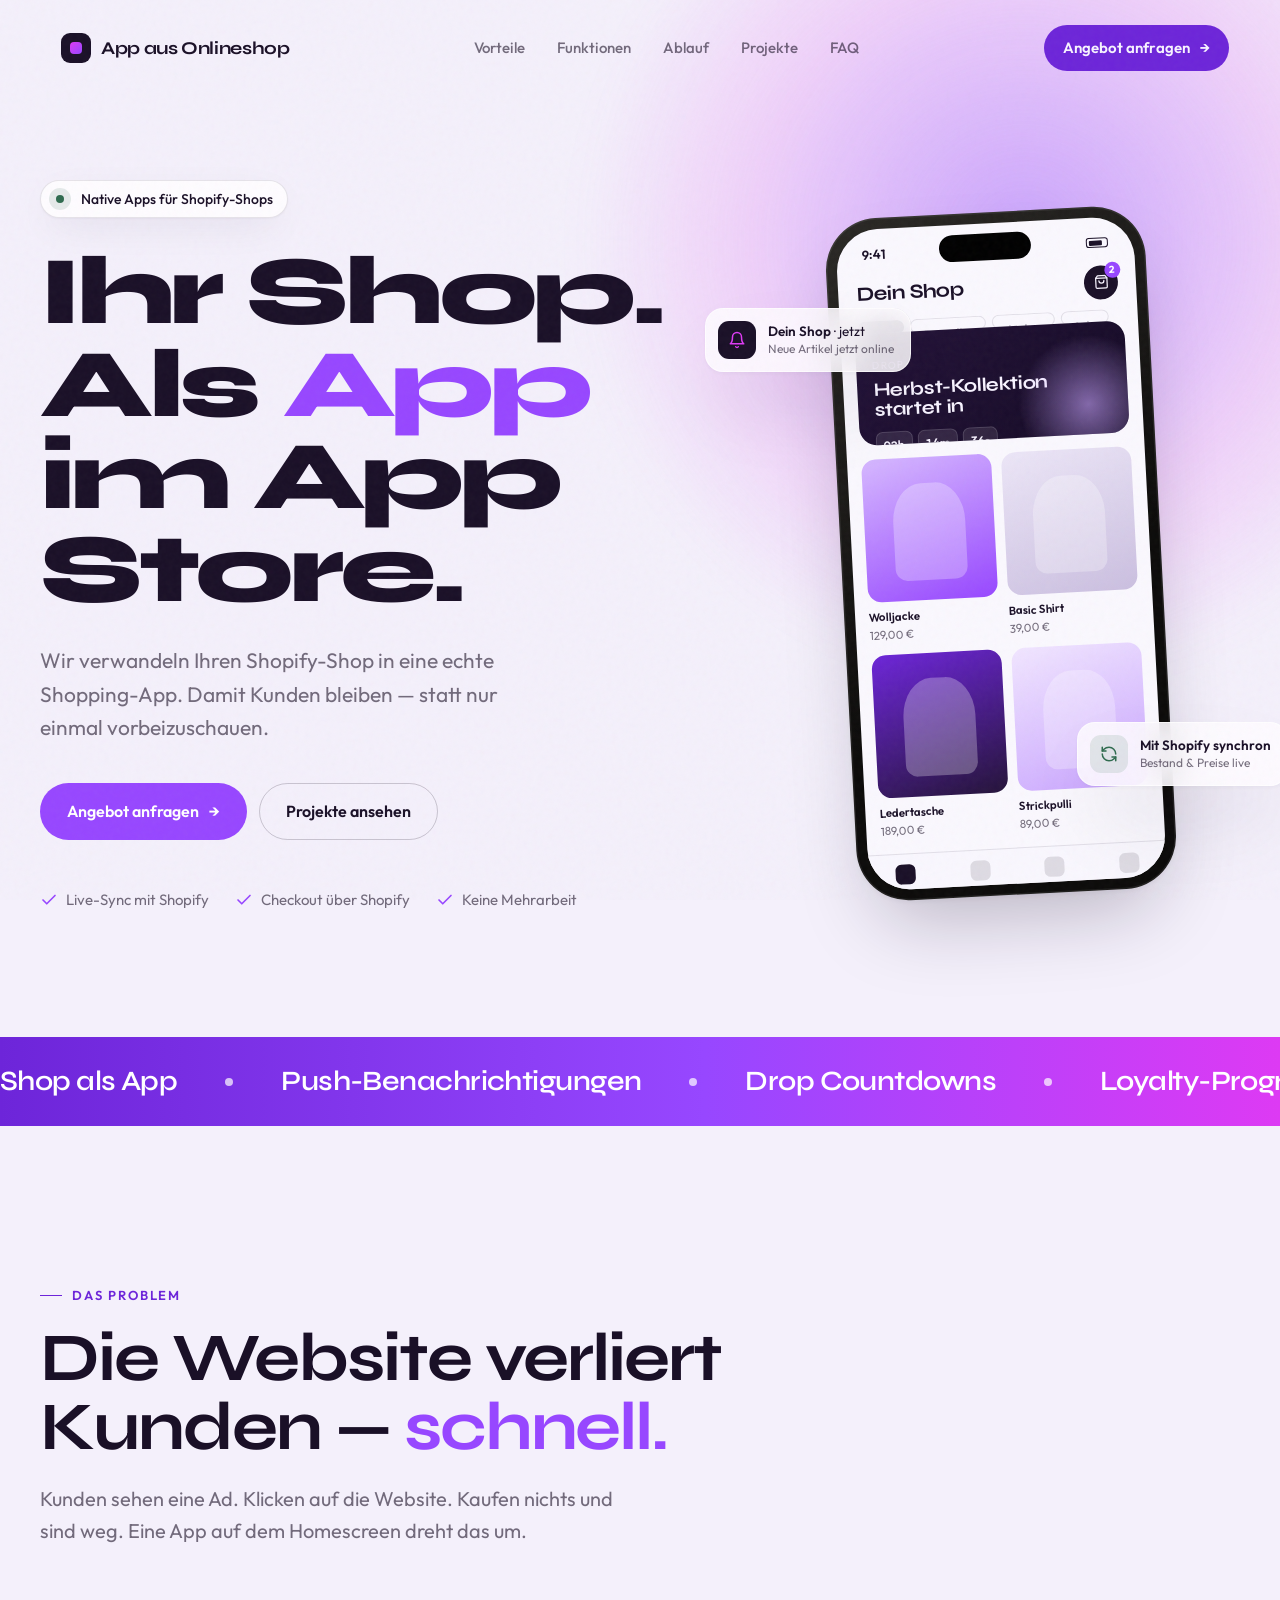
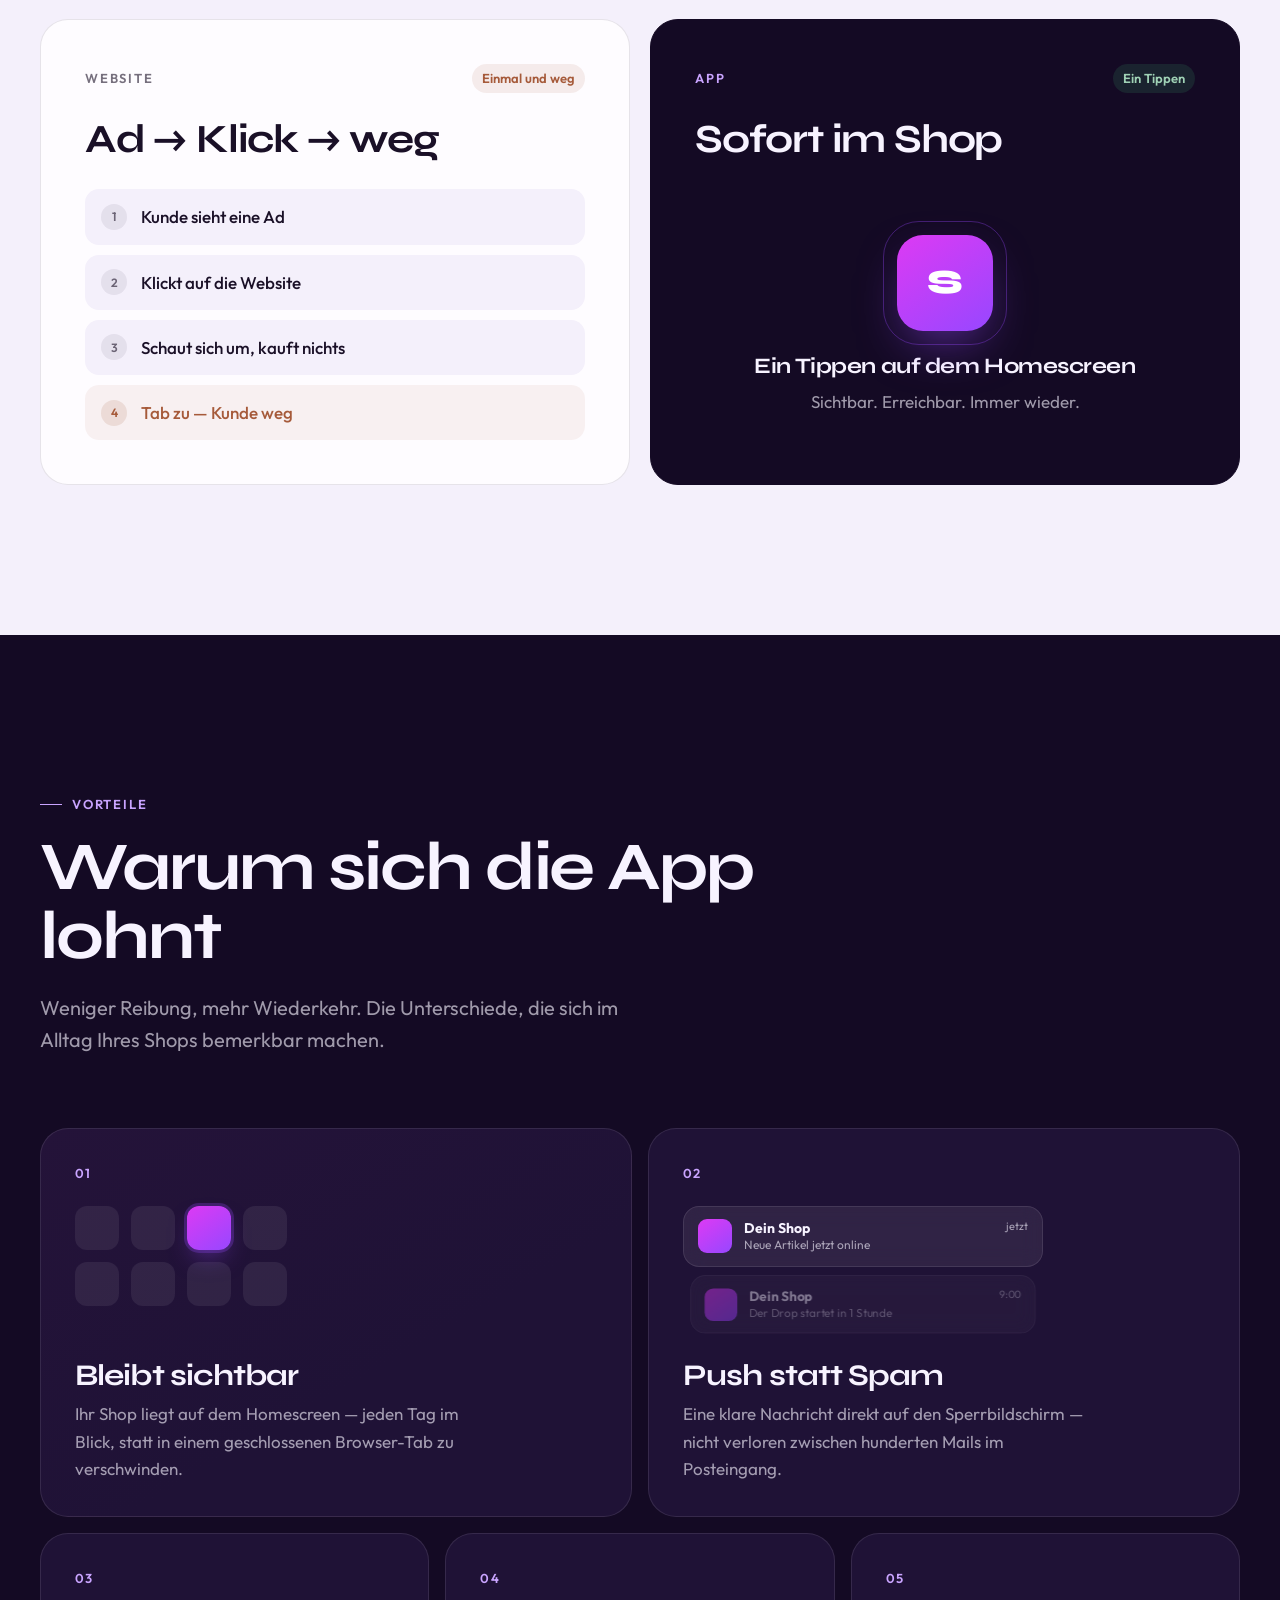
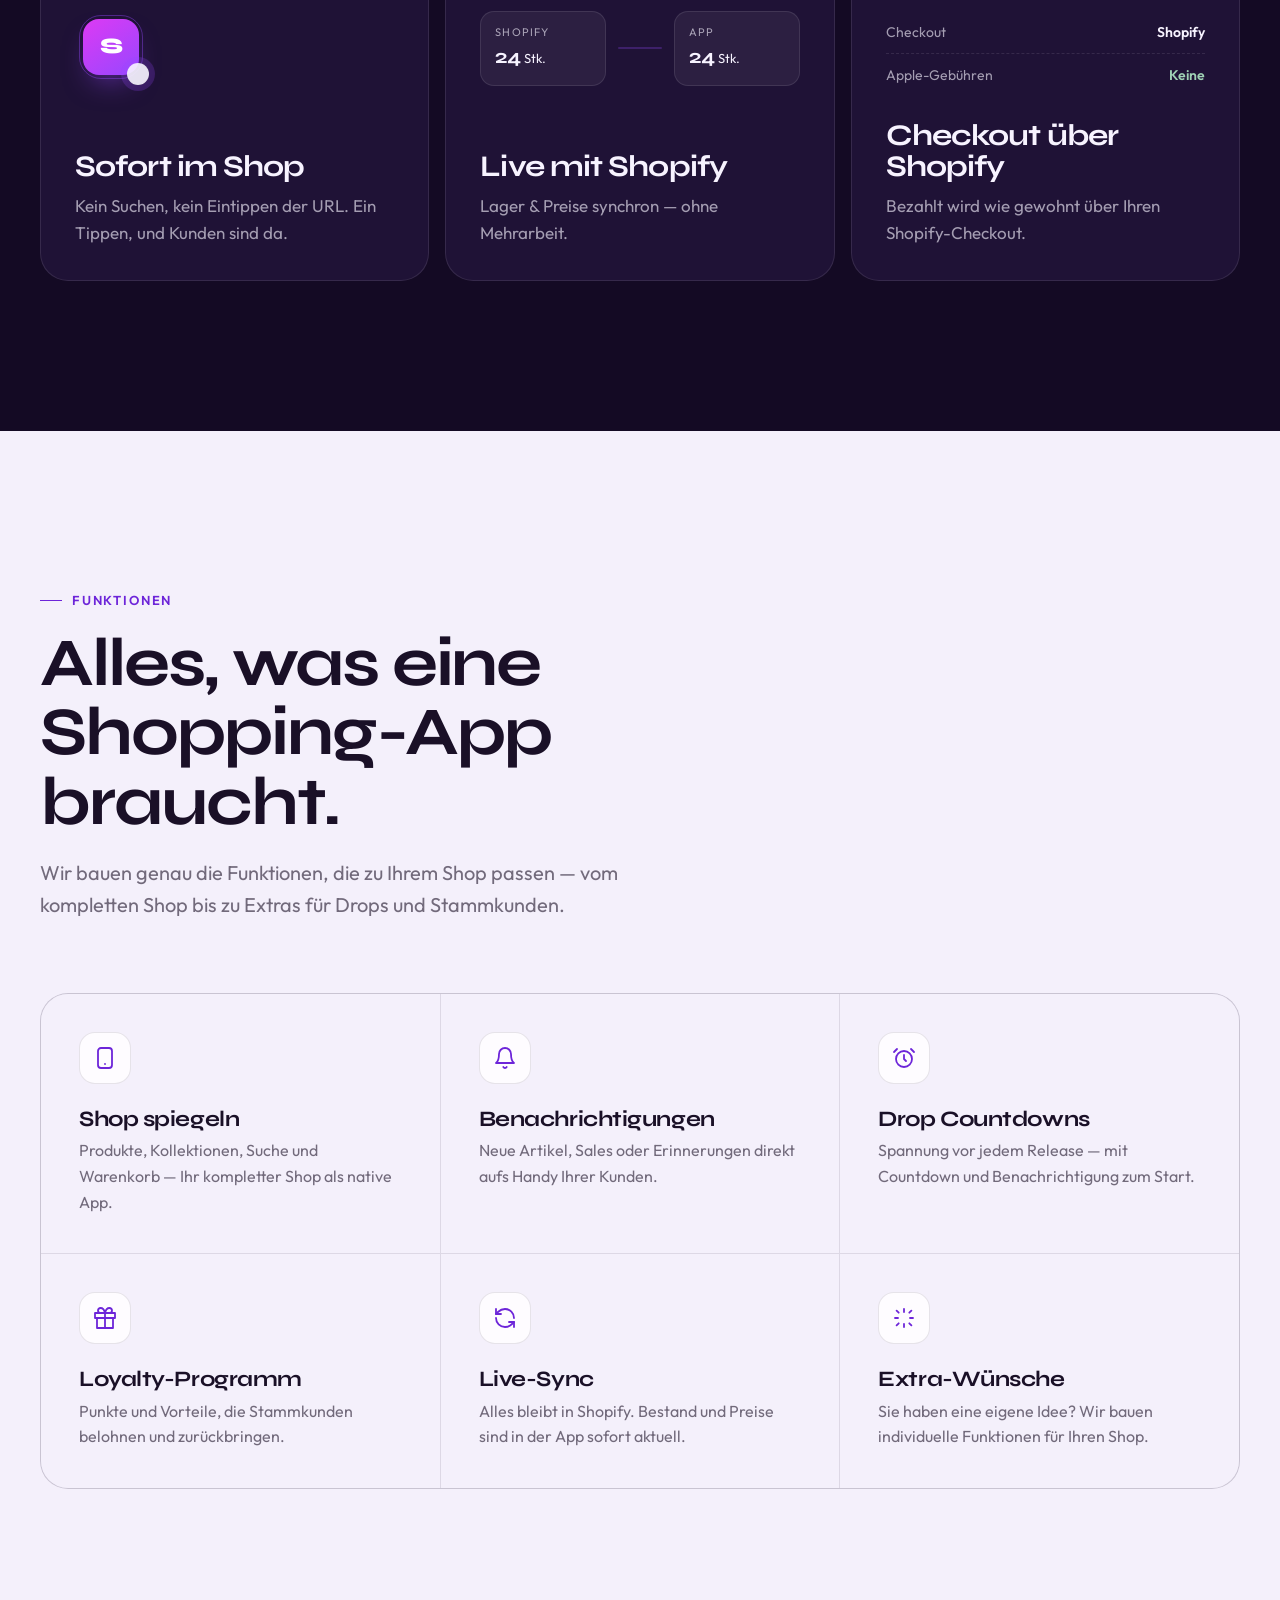
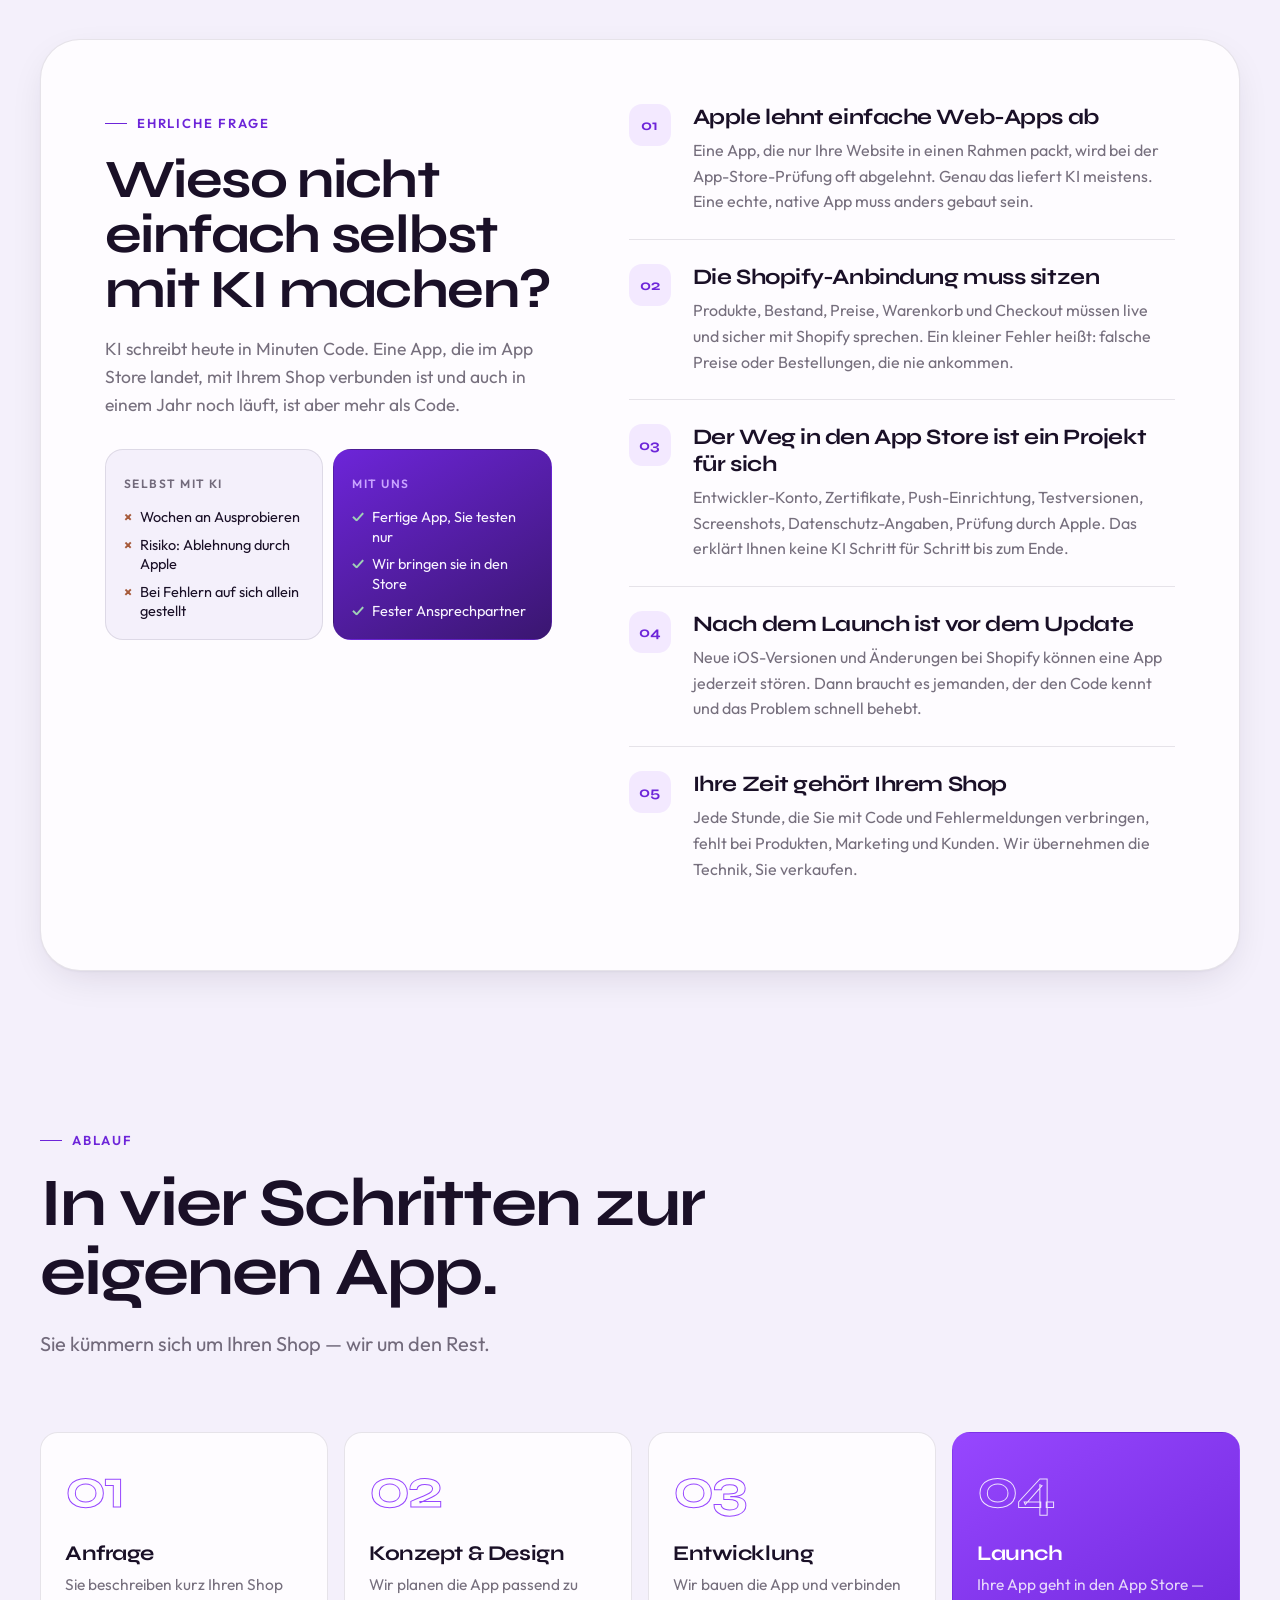
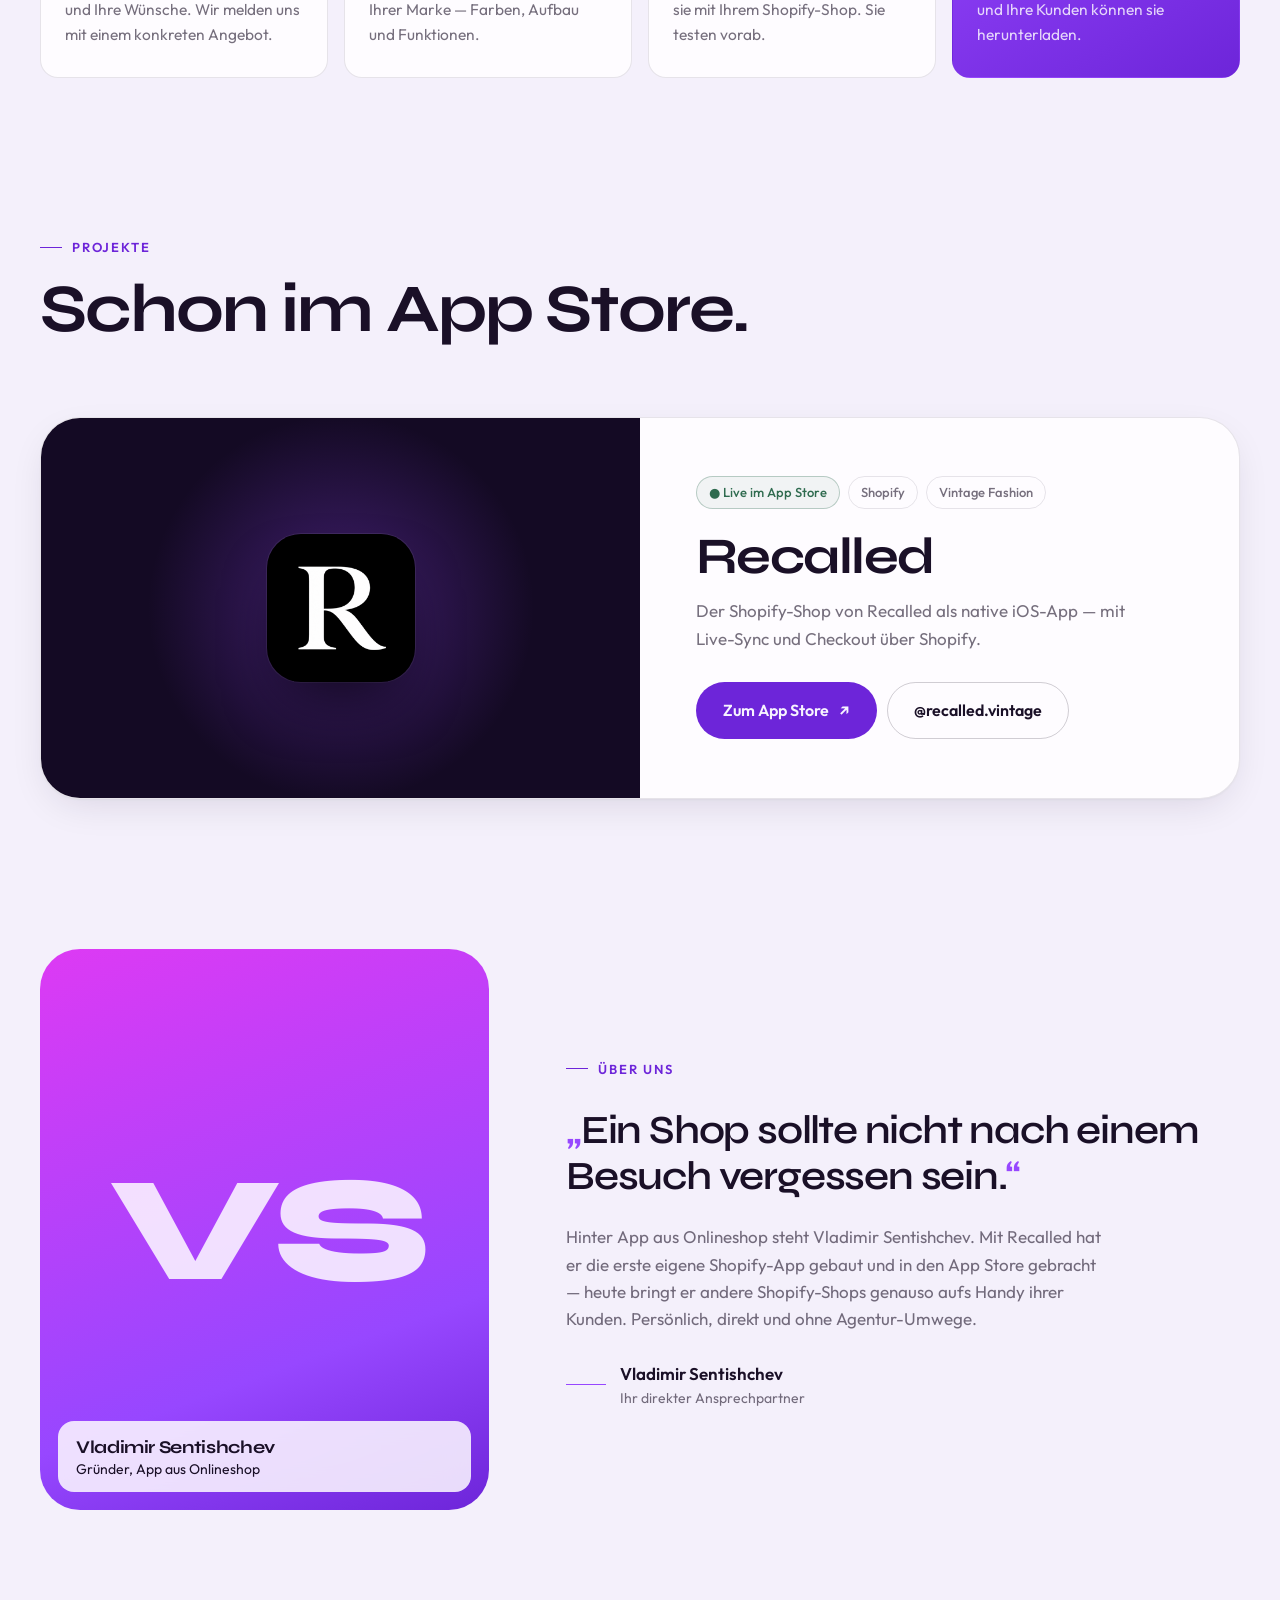
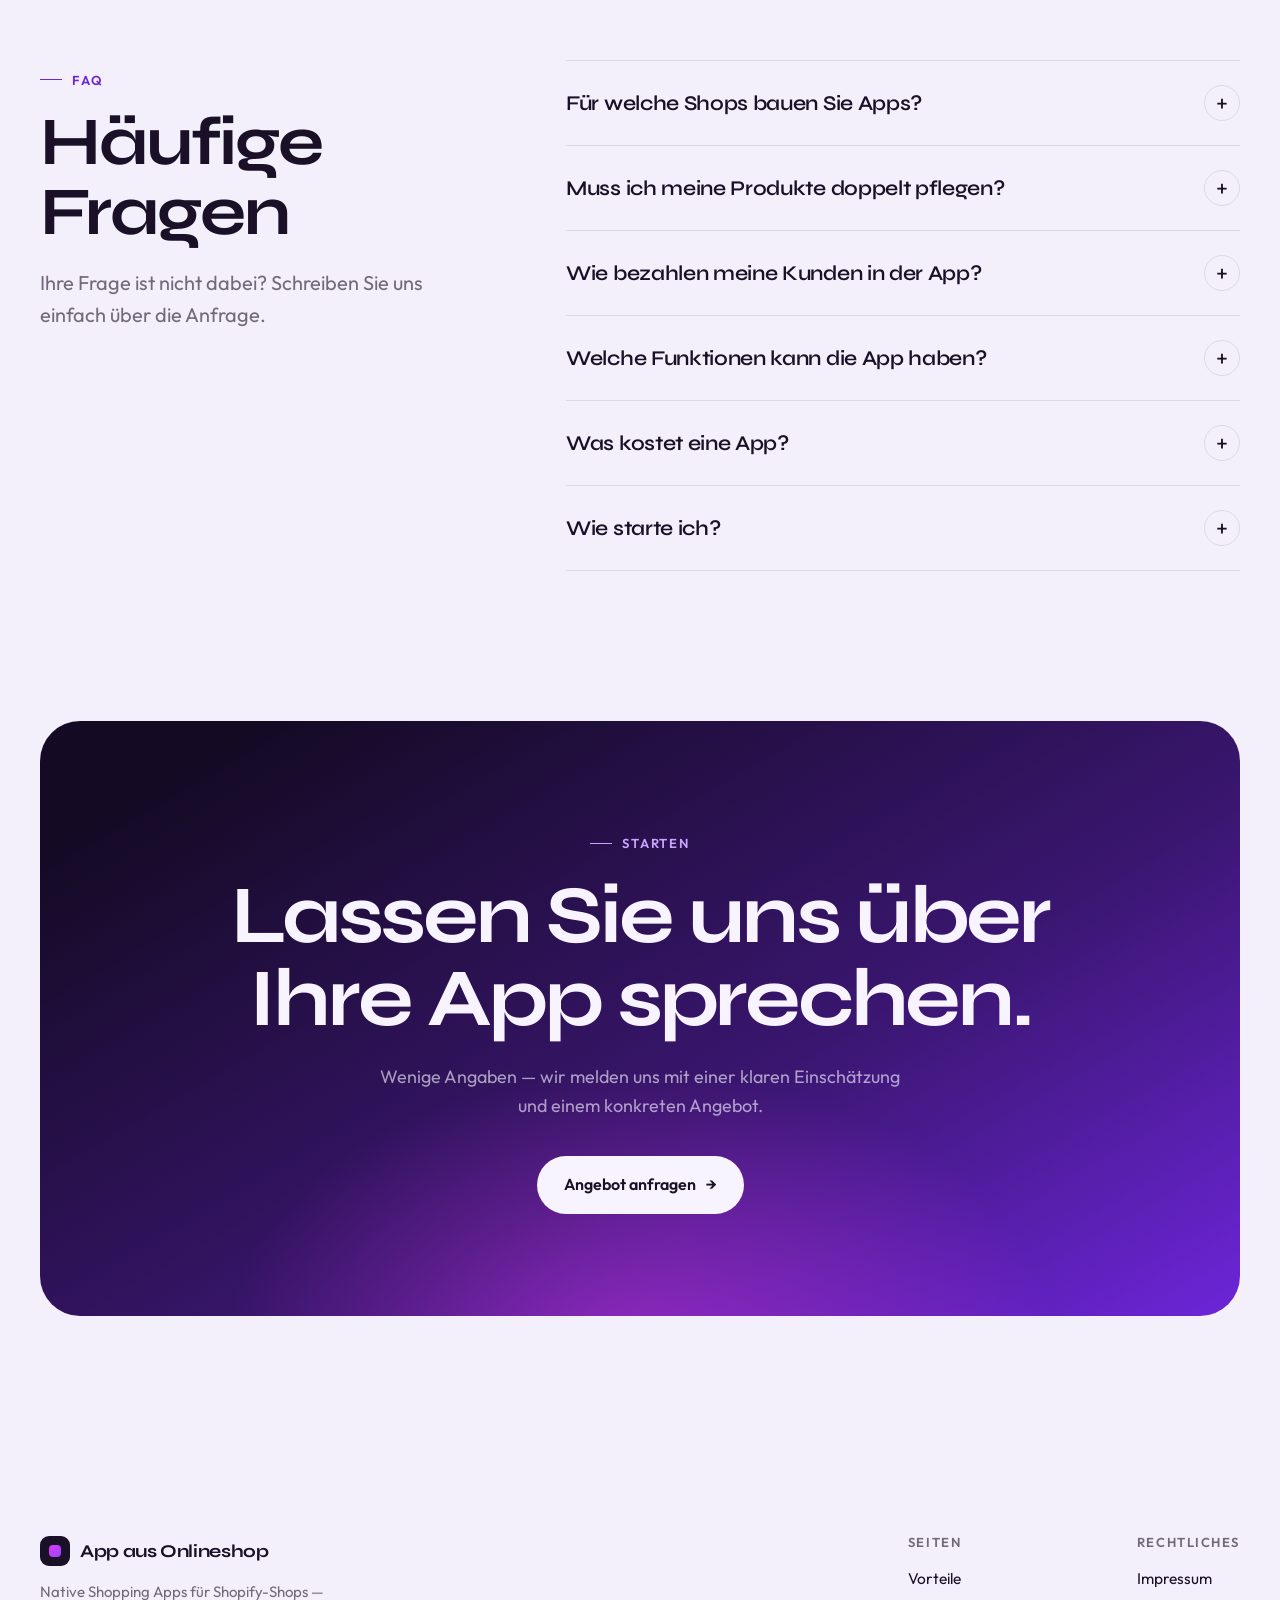
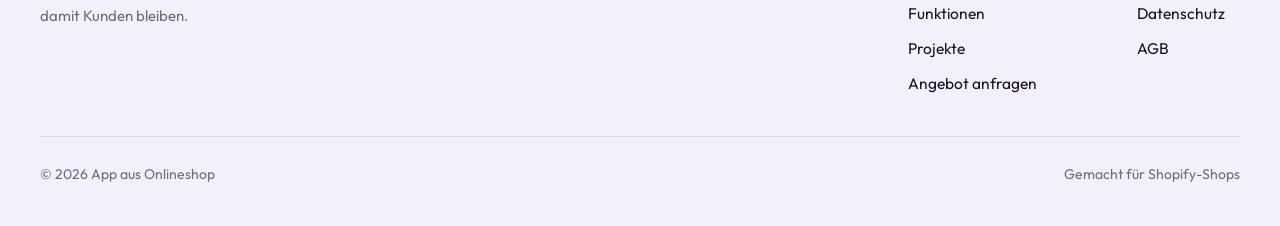
<file: index.html>
<!doctype html>
<html lang="de" class="no-js">
<head>
  <meta charset="utf-8">
  <meta name="viewport" content="width=device-width, initial-scale=1, viewport-fit=cover">
  <title>App aus Onlineshop — Native Shopping Apps aus Shopify</title>
  <meta name="description" content="Wir verwandeln Ihren Shopify-Shop in eine native App für den App Store. Live mit Shopify synchronisiert, Checkout über Shopify, Push-Benachrichtigungen inklusive.">
  <meta name="theme-color" content="#f4f0fb">
  <meta property="og:title" content="App aus Onlineshop — Ihr Shopify-Shop als App">
  <meta property="og:description" content="Native Shopping Apps für Shopify-Shops. Damit Kunden bleiben — statt nur einmal vorbeizuschauen.">
  <meta property="og:type" content="website">
  <link rel="icon" type="image/png" href="assets/favicon-32.png">
  <link rel="preconnect" href="https://fonts.bunny.net">
  <link rel="stylesheet" href="https://fonts.bunny.net/css?family=syne:500,600,700,800|outfit:400,500,600,700&display=swap">
  <link rel="stylesheet" href="style.css">
</head>
<body>

  <header class="nav">
    <div class="wrap">
      <nav class="nav__bar" aria-label="Hauptnavigation">
        <a class="logo" href="index.html" aria-label="App aus Onlineshop — Startseite">
          <span class="logo__mark"><span></span></span>
          App aus Onlineshop
        </a>
        <ul class="nav__links">
          <li><a href="#vorteile">Vorteile</a></li>
          <li><a href="#funktionen">Funktionen</a></li>
          <li><a href="#ablauf">Ablauf</a></li>
          <li><a href="projekte.html">Projekte</a></li>
          <li><a href="#faq">FAQ</a></li>
          <li class="nav__mobile-cta"><a class="btn btn--accent" href="angebot.html">Angebot anfragen <span class="arrow">→</span></a></li>
        </ul>
        <div class="nav__cta">
          <a class="btn btn--sm" href="angebot.html">Angebot anfragen <span class="arrow">→</span></a>
          <button class="nav__toggle" type="button" aria-label="Menü öffnen" aria-expanded="false"><span></span></button>
        </div>
      </nav>
    </div>
  </header>

  <main>

    <!-- HERO -->
    <section class="hero">
      <div class="hero__glow" aria-hidden="true"></div>
      <div class="wrap hero__grid">
        <div>
          <span class="pill reveal"><span class="pill__dot"></span>Native Apps für Shopify-Shops</span>
          <h1 class="reveal" data-delay="1">
            <span class="line">Ihr Shop.</span>
            <span class="line">Als <span class="accent">App</span></span>
            <span class="line">im App Store.</span>
          </h1>
          <p class="hero__lead reveal" data-delay="2">Wir verwandeln Ihren Shopify-Shop in eine echte Shopping-App. Damit Kunden bleiben — statt nur einmal vorbeizuschauen.</p>
          <div class="hero__actions reveal" data-delay="3" data-cta-hide>
            <a class="btn btn--accent" href="angebot.html">Angebot anfragen <span class="arrow">→</span></a>
            <a class="btn btn--ghost" href="projekte.html">Projekte ansehen</a>
          </div>
          <ul class="hero__facts reveal" data-delay="4">
            <li><svg width="18" height="18" viewBox="0 0 24 24" fill="none" stroke="currentColor" stroke-width="2.2" stroke-linecap="round" stroke-linejoin="round" aria-hidden="true"><path d="M20 6 9 17l-5-5"/></svg>Live-Sync mit Shopify</li>
            <li><svg width="18" height="18" viewBox="0 0 24 24" fill="none" stroke="currentColor" stroke-width="2.2" stroke-linecap="round" stroke-linejoin="round" aria-hidden="true"><path d="M20 6 9 17l-5-5"/></svg>Checkout über Shopify</li>
            <li><svg width="18" height="18" viewBox="0 0 24 24" fill="none" stroke="currentColor" stroke-width="2.2" stroke-linecap="round" stroke-linejoin="round" aria-hidden="true"><path d="M20 6 9 17l-5-5"/></svg>Keine Mehrarbeit</li>
          </ul>
        </div>

        <div class="phone-stage reveal" data-delay="2" aria-hidden="true">
          <div class="float-card float-card--push">
            <span class="float-card__icon">
              <svg width="18" height="18" viewBox="0 0 24 24" fill="none" stroke="currentColor" stroke-width="2" stroke-linecap="round" stroke-linejoin="round"><path d="M6 8a6 6 0 0 1 12 0c0 7 3 9 3 9H3s3-2 3-9"/><path d="M10.3 21a1.94 1.94 0 0 0 3.4 0"/></svg>
            </span>
            <span><b>Dein Shop</b> · jetzt<small>Neue Artikel jetzt online</small></span>
          </div>

          <div class="phone">
            <div class="phone__screen">
              <div class="phone__island"></div>
              <div class="phone__status"><span>9:41</span><i></i></div>
              <div class="app-head">
                <strong>Dein Shop</strong>
                <span class="bag">
                  <svg width="15" height="15" viewBox="0 0 24 24" fill="none" stroke="currentColor" stroke-width="2" stroke-linecap="round" stroke-linejoin="round"><path d="M6 2 3 6v14a2 2 0 0 0 2 2h14a2 2 0 0 0 2-2V6l-3-4Z"/><path d="M3 6h18"/><path d="M16 10a4 4 0 0 1-8 0"/></svg>
                  <b>2</b>
                </span>
              </div>
              <div class="app-chips"><span>Neu</span><span>Bestseller</span><span>Jacken</span><span>Sale</span></div>
              <div class="app-banner">
                <small>Drop</small>
                <strong>Herbst-Kollektion<br>startet in</strong>
                <div class="countdown" data-countdown><span>02h</span><span>14m</span><span>38s</span></div>
              </div>
              <div class="app-grid">
                <div class="product"><div class="product__img"></div><b>Wolljacke</b><span>129,00 €</span></div>
                <div class="product"><div class="product__img"></div><b>Basic Shirt</b><span>39,00 €</span></div>
                <div class="product"><div class="product__img"></div><b>Ledertasche</b><span>189,00 €</span></div>
                <div class="product"><div class="product__img"></div><b>Strickpulli</b><span>89,00 €</span></div>
              </div>
              <div class="app-tabbar"><span></span><span></span><span></span><span></span></div>
            </div>
          </div>

          <div class="float-card float-card--sync">
            <span class="float-card__icon float-card__icon--ok">
              <svg width="18" height="18" viewBox="0 0 24 24" fill="none" stroke="currentColor" stroke-width="2" stroke-linecap="round" stroke-linejoin="round"><path d="M21 12a9 9 0 0 0-9-9 9.75 9.75 0 0 0-6.74 2.74L3 8"/><path d="M3 3v5h5"/><path d="M3 12a9 9 0 0 0 9 9 9.75 9.75 0 0 0 6.74-2.74L21 16"/><path d="M16 16h5v5"/></svg>
            </span>
            <span><b>Mit Shopify synchron</b><small>Bestand &amp; Preise live</small></span>
          </div>
        </div>
      </div>
    </section>

    <!-- LAUFBAND -->
    <div class="marquee" aria-hidden="true">
      <div class="marquee__track">
        <div class="marquee__group">
          <span>Shop als App</span><span>Push-Benachrichtigungen</span><span>Drop Countdowns</span><span>Loyalty-Programm</span><span>Live-Sync mit Shopify</span><span>Checkout über Shopify</span>
        </div>
        <div class="marquee__group">
          <span>Shop als App</span><span>Push-Benachrichtigungen</span><span>Drop Countdowns</span><span>Loyalty-Programm</span><span>Live-Sync mit Shopify</span><span>Checkout über Shopify</span>
        </div>
      </div>
    </div>

    <!-- PROBLEM / LÖSUNG -->
    <section class="section" id="problem">
      <div class="wrap">
        <div class="section-head reveal">
          <span class="eyebrow">Das Problem</span>
          <h2>Die Website verliert Kunden — <span class="accent">schnell.</span></h2>
          <p>Kunden sehen eine Ad. Klicken auf die Website. Kaufen nichts und sind weg. Eine App auf dem Homescreen dreht das um.</p>
        </div>

        <div class="compare">
          <div class="compare__card reveal">
            <div class="compare__label">Website <span class="compare__tag">Einmal und weg</span></div>
            <h3>Ad → Klick → weg</h3>
            <ol class="steps-flow">
              <li><em>1</em>Kunde sieht eine Ad</li>
              <li><em>2</em>Klickt auf die Website</li>
              <li><em>3</em>Schaut sich um, kauft nichts</li>
              <li class="is-lost"><em>4</em>Tab zu — Kunde weg</li>
            </ol>
          </div>
          <div class="compare__card compare__card--app reveal" data-delay="1">
            <div class="compare__label">App <span class="compare__tag">Ein Tippen</span></div>
            <h3>Sofort im Shop</h3>
            <div class="one-tap">
              <div class="one-tap__icon">S</div>
              <p><b>Ein Tippen auf dem Homescreen</b>Sichtbar. Erreichbar. Immer wieder.</p>
            </div>
          </div>
        </div>
      </div>
    </section>

    <!-- VORTEILE -->
    <section class="section dark" id="vorteile">
      <div class="wrap">
        <div class="section-head reveal">
          <span class="eyebrow">Vorteile</span>
          <h2>Warum sich die App lohnt</h2>
          <p>Weniger Reibung, mehr Wiederkehr. Die Unterschiede, die sich im Alltag Ihres Shops bemerkbar machen.</p>
        </div>

        <div class="bento" data-swipe>
          <article class="bento__item bento__item--wide bento__item--accent reveal">
            <span class="bento__num">01</span>
            <div class="bento__visual">
              <div class="homescreen" aria-hidden="true">
                <span></span><span></span><span class="is-shop"></span><span></span>
                <span></span><span></span><span></span><span></span>
              </div>
            </div>
            <h3>Bleibt sichtbar</h3>
            <p>Ihr Shop liegt auf dem Homescreen — jeden Tag im Blick, statt in einem geschlossenen Browser-Tab zu verschwinden.</p>
          </article>

          <article class="bento__item bento__item--wide reveal" data-delay="1">
            <span class="bento__num">02</span>
            <div class="bento__visual" aria-hidden="true">
              <div class="push"><span class="push__icon"></span><span><b>Dein Shop</b><small>Neue Artikel jetzt online</small></span><time>jetzt</time></div>
              <div class="push"><span class="push__icon"></span><span><b>Dein Shop</b><small>Der Drop startet in 1 Stunde</small></span><time>9:00</time></div>
            </div>
            <h3>Push statt Spam</h3>
            <p>Eine klare Nachricht direkt auf den Sperrbildschirm — nicht verloren zwischen hunderten Mails im Posteingang.</p>
          </article>

          <article class="bento__item reveal">
            <span class="bento__num">03</span>
            <div class="bento__visual" aria-hidden="true">
              <div class="tap">
                <span class="tap__icon">S</span>
                <span class="tap__finger"></span>
              </div>
            </div>
            <h3>Sofort im Shop</h3>
            <p>Kein Suchen, kein Eintippen der URL. Ein Tippen, und Kunden sind da.</p>
          </article>

          <article class="bento__item reveal" data-delay="1">
            <span class="bento__num">04</span>
            <div class="bento__visual" aria-hidden="true">
              <div class="sync">
                <div class="sync__node"><small>Shopify</small><b>24</b> Stk.</div>
                <div class="sync__line"></div>
                <div class="sync__node"><small>App</small><b>24</b> Stk.</div>
              </div>
            </div>
            <h3>Live mit Shopify</h3>
            <p>Lager &amp; Preise synchron — ohne Mehrarbeit.</p>
          </article>

          <article class="bento__item reveal" data-delay="2">
            <span class="bento__num">05</span>
            <div class="bento__visual" aria-hidden="true">
              <div class="checkout-row"><span>Checkout</span><b>Shopify</b></div>
              <div class="checkout-row"><span>Apple-Gebühren</span><b class="ok">Keine</b></div>
            </div>
            <h3>Checkout über Shopify</h3>
            <p>Bezahlt wird wie gewohnt über Ihren Shopify-Checkout.</p>
          </article>
        </div>
      </div>
    </section>

    <!-- FUNKTIONEN -->
    <section class="section" id="funktionen">
      <div class="wrap">
        <div class="section-head reveal">
          <span class="eyebrow">Funktionen</span>
          <h2>Alles, was eine Shopping-App braucht.</h2>
          <p>Wir bauen genau die Funktionen, die zu Ihrem Shop passen — vom kompletten Shop bis zu Extras für Drops und Stammkunden.</p>
        </div>

        <div class="features reveal">
          <div class="feature">
            <div class="feature__icon"><svg width="24" height="24" viewBox="0 0 24 24" fill="none" stroke="currentColor" stroke-width="1.8" stroke-linecap="round" stroke-linejoin="round" aria-hidden="true"><rect x="5" y="2" width="14" height="20" rx="3"/><path d="M12 18h.01"/></svg></div>
            <h3>Shop spiegeln</h3>
            <p>Produkte, Kollektionen, Suche und Warenkorb — Ihr kompletter Shop als native App.</p>
          </div>
          <div class="feature">
            <div class="feature__icon"><svg width="24" height="24" viewBox="0 0 24 24" fill="none" stroke="currentColor" stroke-width="1.8" stroke-linecap="round" stroke-linejoin="round" aria-hidden="true"><path d="M6 8a6 6 0 0 1 12 0c0 7 3 9 3 9H3s3-2 3-9"/><path d="M10.3 21a1.94 1.94 0 0 0 3.4 0"/></svg></div>
            <h3>Benach&shy;richtigungen</h3>
            <p>Neue Artikel, Sales oder Erinnerungen direkt aufs Handy Ihrer Kunden.</p>
          </div>
          <div class="feature">
            <div class="feature__icon"><svg width="24" height="24" viewBox="0 0 24 24" fill="none" stroke="currentColor" stroke-width="1.8" stroke-linecap="round" stroke-linejoin="round" aria-hidden="true"><circle cx="12" cy="13" r="8"/><path d="M12 9v4l2 2"/><path d="M5 3 2 6"/><path d="m22 6-3-3"/></svg></div>
            <h3>Drop Countdowns</h3>
            <p>Spannung vor jedem Release — mit Countdown und Benachrichtigung zum Start.</p>
          </div>
          <div class="feature">
            <div class="feature__icon"><svg width="24" height="24" viewBox="0 0 24 24" fill="none" stroke="currentColor" stroke-width="1.8" stroke-linecap="round" stroke-linejoin="round" aria-hidden="true"><path d="M20 12v10H4V12"/><path d="M2 7h20v5H2z"/><path d="M12 22V7"/><path d="M12 7H7.5a2.5 2.5 0 0 1 0-5C11 2 12 7 12 7z"/><path d="M12 7h4.5a2.5 2.5 0 0 0 0-5C13 2 12 7 12 7z"/></svg></div>
            <h3>Loyalty-Programm</h3>
            <p>Punkte und Vorteile, die Stammkunden belohnen und zurückbringen.</p>
          </div>
          <div class="feature">
            <div class="feature__icon"><svg width="24" height="24" viewBox="0 0 24 24" fill="none" stroke="currentColor" stroke-width="1.8" stroke-linecap="round" stroke-linejoin="round" aria-hidden="true"><path d="M21 12a9 9 0 0 0-9-9 9.75 9.75 0 0 0-6.74 2.74L3 8"/><path d="M3 3v5h5"/><path d="M3 12a9 9 0 0 0 9 9 9.75 9.75 0 0 0 6.74-2.74L21 16"/><path d="M16 16h5v5"/></svg></div>
            <h3>Live-Sync</h3>
            <p>Alles bleibt in Shopify. Bestand und Preise sind in der App sofort aktuell.</p>
          </div>
          <div class="feature">
            <div class="feature__icon"><svg width="24" height="24" viewBox="0 0 24 24" fill="none" stroke="currentColor" stroke-width="1.8" stroke-linecap="round" stroke-linejoin="round" aria-hidden="true"><path d="M12 3v3"/><path d="M12 18v3"/><path d="m4.6 4.6 2.1 2.1"/><path d="m17.3 17.3 2.1 2.1"/><path d="M3 12h3"/><path d="M18 12h3"/><path d="m4.6 19.4 2.1-2.1"/><path d="m17.3 6.7 2.1-2.1"/></svg></div>
            <h3>Extra-Wünsche</h3>
            <p>Sie haben eine eigene Idee? Wir bauen individuelle Funktionen für Ihren Shop.</p>
          </div>
        </div>
      </div>
    </section>

    <!-- WIESO NICHT SELBST MIT KI? -->
    <section class="section" id="ki" style="padding-top: 0;">
      <div class="wrap">
        <div class="ki">
          <div class="ki__head reveal">
            <span class="eyebrow">Ehrliche Frage</span>
            <h2>Wieso nicht einfach selbst mit KI machen?</h2>
            <p>KI schreibt heute in Minuten Code. Eine App, die im App Store landet, mit Ihrem Shop verbunden ist und auch in einem Jahr noch läuft, ist aber mehr als Code.</p>
            <div class="ki__compare" aria-label="Vergleich">
              <div class="ki__col">
                <small>Selbst mit KI</small>
                <ul>
                  <li>Wochen an Ausprobieren</li>
                  <li>Risiko: Ablehnung durch Apple</li>
                  <li>Bei Fehlern auf sich allein gestellt</li>
                </ul>
              </div>
              <div class="ki__col ki__col--us">
                <small>Mit uns</small>
                <ul>
                  <li>Fertige App, Sie testen nur</li>
                  <li>Wir bringen sie in den Store</li>
                  <li>Fester Ansprechpartner</li>
                </ul>
              </div>
            </div>
          </div>

          <ol class="ki__list">
            <li class="reveal">
              <details open>
                <summary><h3>Apple lehnt einfache Web-Apps ab</h3></summary>
                <p>Eine App, die nur Ihre Website in einen Rahmen packt, wird bei der App-Store-Prüfung oft abgelehnt. Genau das liefert KI meistens. Eine echte, native App muss anders gebaut sein.</p>
              </details>
            </li>
            <li class="reveal" data-delay="1">
              <details open>
                <summary><h3>Die Shopify-Anbindung muss sitzen</h3></summary>
                <p>Produkte, Bestand, Preise, Warenkorb und Checkout müssen live und sicher mit Shopify sprechen. Ein kleiner Fehler heißt: falsche Preise oder Bestellungen, die nie ankommen.</p>
              </details>
            </li>
            <li class="reveal" data-delay="2">
              <details open>
                <summary><h3>Der Weg in den App Store ist ein Projekt für sich</h3></summary>
                <p>Entwickler-Konto, Zertifikate, Push-Einrichtung, Testversionen, Screenshots, Datenschutz-Angaben, Prüfung durch Apple. Das erklärt Ihnen keine KI Schritt für Schritt bis zum Ende.</p>
              </details>
            </li>
            <li class="reveal" data-delay="3">
              <details open>
                <summary><h3>Nach dem Launch ist vor dem Update</h3></summary>
                <p>Neue iOS-Versionen und Änderungen bei Shopify können eine App jederzeit stören. Dann braucht es jemanden, der den Code kennt und das Problem schnell behebt.</p>
              </details>
            </li>
            <li class="reveal" data-delay="4">
              <details open>
                <summary><h3>Ihre Zeit gehört Ihrem Shop</h3></summary>
                <p>Jede Stunde, die Sie mit Code und Fehlermeldungen verbringen, fehlt bei Produkten, Marketing und Kunden. Wir übernehmen die Technik, Sie verkaufen.</p>
              </details>
            </li>
          </ol>
        </div>
      </div>
    </section>

    <!-- ABLAUF -->
    <section class="section" id="ablauf" style="padding-top: 0;">
      <div class="wrap">
        <div class="section-head reveal">
          <span class="eyebrow">Ablauf</span>
          <h2>In vier Schritten zur eigenen App.</h2>
          <p>Sie kümmern sich um Ihren Shop — wir um den Rest.</p>
        </div>
        <ol class="process" data-swipe>
          <li class="process__step reveal">
            <h3>Anfrage</h3>
            <p>Sie beschreiben kurz Ihren Shop und Ihre Wünsche. Wir melden uns mit einem konkreten Angebot.</p>
          </li>
          <li class="process__step reveal" data-delay="1">
            <h3>Konzept &amp; Design</h3>
            <p>Wir planen die App passend zu Ihrer Marke — Farben, Aufbau und Funktionen.</p>
          </li>
          <li class="process__step reveal" data-delay="2">
            <h3>Entwicklung</h3>
            <p>Wir bauen die App und verbinden sie mit Ihrem Shopify-Shop. Sie testen vorab.</p>
          </li>
          <li class="process__step reveal" data-delay="3">
            <h3>Launch</h3>
            <p>Ihre App geht in den App Store — und Ihre Kunden können sie herunterladen.</p>
          </li>
        </ol>
      </div>
    </section>

    <!-- PROJEKTE -->
    <section class="section" id="projekte" style="padding-top: 0;">
      <div class="wrap">
        <div class="section-head reveal">
          <span class="eyebrow">Projekte</span>
          <h2>Schon im App Store.</h2>
        </div>
        <article class="project reveal">
          <div class="project__visual">
            <img class="project__icon" src="assets/recalled/icon-256.png" alt="App-Icon von Recalled" width="148" height="148" loading="lazy">
          </div>
          <div class="project__body">
            <div class="project__meta"><span class="tag tag--live">● Live im App Store</span><span class="tag">Shopify</span><span class="tag">Vintage Fashion</span></div>
            <h3>Recalled</h3>
            <p>Der Shopify-Shop von Recalled als native iOS-App — mit Live-Sync und Checkout über Shopify.</p>
            <div class="project__links">
              <a class="btn" href="https://apps.apple.com/app/apple-store/id6768467161?pt=128892928&amp;ct=website&amp;mt=8" target="_blank" rel="noopener">Zum App Store <span class="arrow">↗</span></a>
              <a class="btn btn--ghost" href="https://www.instagram.com/recalled.vintage/" target="_blank" rel="noopener">@recalled.vintage</a>
            </div>
          </div>
        </article>
      </div>
    </section>

    <!-- ÜBER UNS -->
    <section class="section" id="ueber-uns" style="padding-top: 0;">
      <div class="wrap founder">
        <div class="founder__photo reveal">
          <!-- Foto einfügen: Datei als assets/vladimir.jpg ablegen und die nächste Zeile einkommentieren -->
          <!-- <img src="assets/vladimir.jpg" alt="Vladimir Sentishchev"> -->
          <span class="founder__initials" aria-hidden="true">VS</span>
          <div class="founder__badge"><b>Vladimir Sentishchev</b>Gründer, App aus Onlineshop</div>
        </div>
        <div class="reveal" data-delay="1">
          <span class="eyebrow">Über uns</span>
          <blockquote>Ein Shop sollte nicht nach einem Besuch vergessen sein.</blockquote>
          <p class="founder__text">Hinter App aus Onlineshop steht Vladimir Sentishchev. Mit Recalled hat er die erste eigene Shopify-App gebaut und in den App Store gebracht — heute bringt er andere Shopify-Shops genauso aufs Handy ihrer Kunden. Persönlich, direkt und ohne Agentur-Umwege.</p>
          <div class="founder__sign"><span></span><div><b>Vladimir Sentishchev</b><small>Ihr direkter Ansprechpartner</small></div></div>
        </div>
      </div>
    </section>

    <!-- FAQ -->
    <section class="section" id="faq" style="padding-top: 0;">
      <div class="wrap faq-grid">
        <div class="section-head reveal">
          <span class="eyebrow">FAQ</span>
          <h2>Häufige Fragen</h2>
          <p>Ihre Frage ist nicht dabei? Schreiben Sie uns einfach über die Anfrage.</p>
        </div>
        <div class="faq reveal" data-delay="1">
          <details>
            <summary>Für welche Shops bauen Sie Apps?</summary>
            <p>Aktuell ausschließlich für Shops, die mit Shopify arbeiten. So können wir die App direkt und sauber an Ihren bestehenden Shop anbinden.</p>
          </details>
          <details>
            <summary>Muss ich meine Produkte doppelt pflegen?</summary>
            <p>Nein. Alles bleibt in Shopify. Produkte, Bestand und Preise werden live in die App übernommen — ohne Mehrarbeit für Sie.</p>
          </details>
          <details>
            <summary>Wie bezahlen meine Kunden in der App?</summary>
            <p>Der Checkout läuft über Shopify — so wie Ihre Kunden es aus Ihrem Shop kennen. Für Ihre Verkäufe fallen keine Apple-Gebühren an.</p>
          </details>
          <details>
            <summary>Welche Funktionen kann die App haben?</summary>
            <p>Vom kompletten Shop mit Warenkorb über Push-Benachrichtigungen und Drop Countdowns bis zum Loyalty-Programm. Extra-Wünsche besprechen wir gerne individuell.</p>
          </details>
          <details>
            <summary>Was kostet eine App?</summary>
            <p>Das hängt von Ihrem Shop und den gewünschten Funktionen ab. Nach Ihrer Anfrage erhalten Sie ein konkretes, unverbindliches Angebot.</p>
          </details>
          <details>
            <summary>Wie starte ich?</summary>
            <p>Füllen Sie die kurze Anfrage aus — das dauert etwa zwei Minuten. Wir melden uns danach persönlich bei Ihnen.</p>
          </details>
        </div>
      </div>
    </section>

    <!-- CTA -->
    <section class="section" style="padding-top: 0;">
      <div class="wrap">
        <div class="cta reveal" data-cta-hide>
          <span class="eyebrow">Starten</span>
          <h2>Lassen Sie uns über Ihre App sprechen.</h2>
          <p>Wenige Angaben — wir melden uns mit einer klaren Einschätzung und einem konkreten Angebot.</p>
          <a class="btn btn--light" href="angebot.html">Angebot anfragen <span class="arrow">→</span></a>
        </div>
      </div>
    </section>

  </main>

  <footer class="footer" data-cta-hide>
    <div class="wrap">
      <div class="footer__top">
        <div>
          <a class="logo" href="index.html"><span class="logo__mark"><span></span></span>App aus Onlineshop</a>
          <p>Native Shopping Apps für Shopify-Shops — damit Kunden bleiben.</p>
        </div>
        <div class="footer__cols">
          <div>
            <h4>Seiten</h4>
            <ul>
              <li><a href="index.html#vorteile">Vorteile</a></li>
              <li><a href="index.html#funktionen">Funktionen</a></li>
              <li><a href="projekte.html">Projekte</a></li>
              <li><a href="angebot.html">Angebot anfragen</a></li>
            </ul>
          </div>
          <div>
            <h4>Rechtliches</h4>
            <ul>
              <li><a href="impressum.html">Impressum</a></li>
              <li><a href="datenschutz.html">Datenschutz</a></li>
              <li><a href="agb.html">AGB</a></li>
            </ul>
          </div>
        </div>
      </div>
      <div class="footer__bottom">
        <span>© <span data-year>2026</span> App aus Onlineshop</span>
        <span>Gemacht für Shopify-Shops</span>
      </div>
    </div>
  </footer>

  <div class="mobile-cta">
    <a class="btn btn--accent" href="angebot.html">Angebot anfragen <span class="arrow">→</span></a>
  </div>

  <script src="main.js"></script>
</body>
</html>
</file>
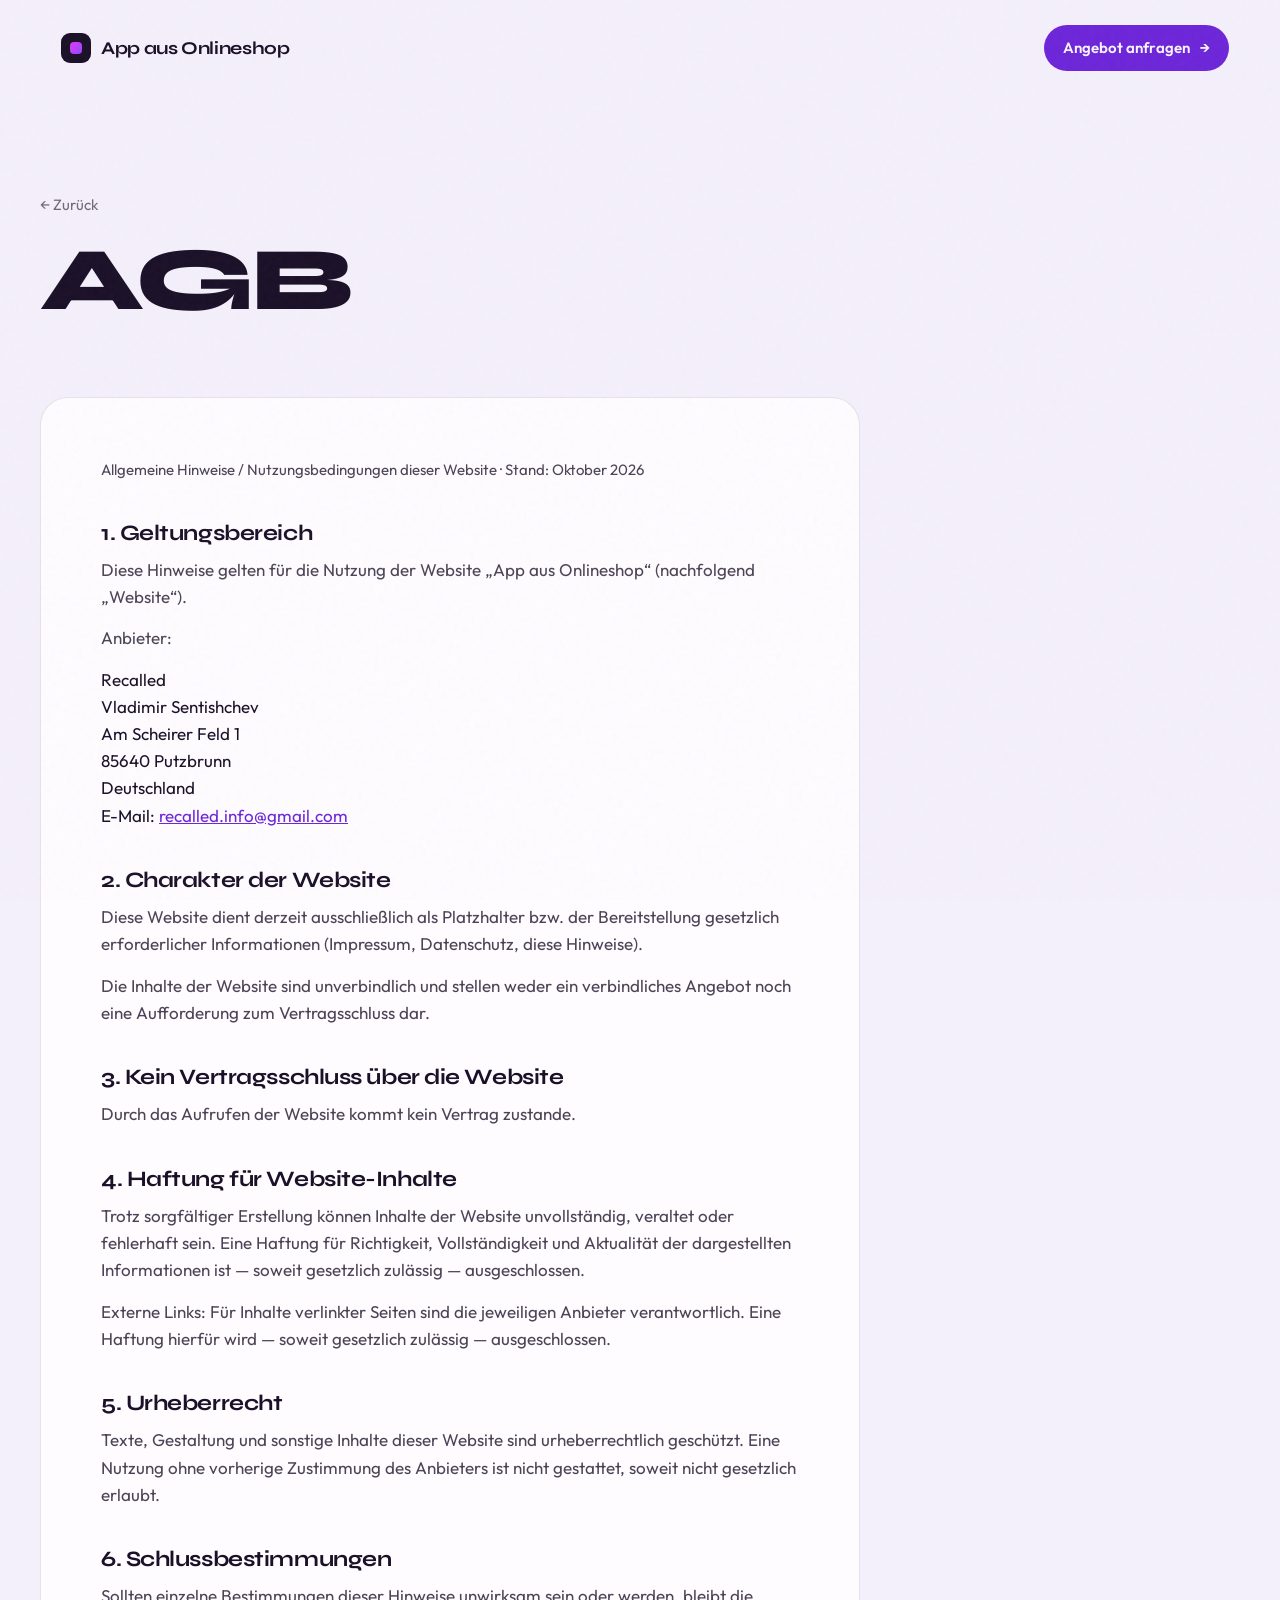
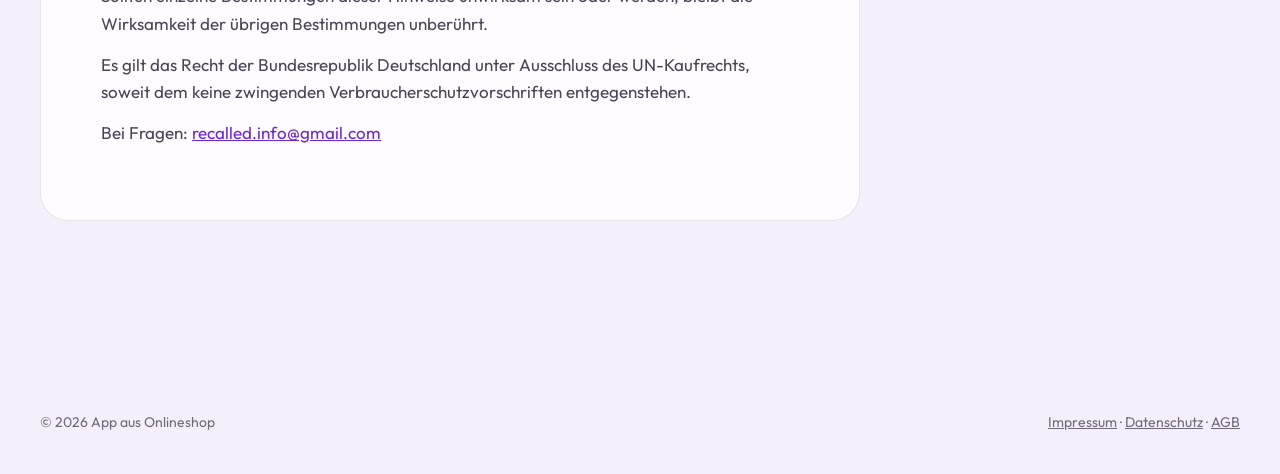
<file: agb.html>
<!doctype html>
<html lang="de" class="no-js">
<head>
  <meta charset="utf-8">
  <meta name="viewport" content="width=device-width, initial-scale=1">
  <title>AGB — App aus Onlineshop</title>
  <meta name="theme-color" content="#f4f0fb">
  <link rel="icon" type="image/png" href="assets/favicon-32.png">
  <link rel="preconnect" href="https://fonts.bunny.net">
  <link rel="stylesheet" href="https://fonts.bunny.net/css?family=syne:500,600,700,800|outfit:400,500,600,700&display=swap">
  <link rel="stylesheet" href="style.css">
</head>
<body>

  <header class="nav">
    <div class="wrap">
      <nav class="nav__bar" aria-label="Hauptnavigation">
        <a class="logo" href="index.html" aria-label="App aus Onlineshop — Startseite"><span class="logo__mark"><span></span></span>App aus Onlineshop</a>
        <div class="nav__cta"><a class="btn btn--sm" href="angebot.html">Angebot anfragen <span class="arrow">→</span></a></div>
      </nav>
    </div>
  </header>

  <main>
    <section class="page-hero">
      <div class="wrap">
        <a class="back-link" href="index.html">← Zurück</a>
        <h1>AGB</h1>
      </div>
    </section>

    <section class="legal">
      <div class="wrap">
        <div class="legal__card">
          <p class="legal__meta">Allgemeine Hinweise / Nutzungsbedingungen dieser Website · Stand: Oktober 2026</p>

          <h2>1. Geltungsbereich</h2>
          <p>Diese Hinweise gelten für die Nutzung der Website „App aus Onlineshop“ (nachfolgend „Website“).</p>
          <p>Anbieter:</p>
          <address>
            Recalled<br>
            Vladimir Sentishchev<br>
            Am Scheirer Feld 1<br>
            85640 Putzbrunn<br>
            Deutschland<br>
            E-Mail: <a href="mailto:recalled.info@gmail.com">recalled.info@gmail.com</a>
          </address>

          <h2>2. Charakter der Website</h2>
          <p>Diese Website dient derzeit ausschließlich als Platzhalter bzw. der Bereitstellung gesetzlich erforderlicher Informationen (Impressum, Datenschutz, diese Hinweise).</p>
          <p>Die Inhalte der Website sind unverbindlich und stellen weder ein verbindliches Angebot noch eine Aufforderung zum Vertragsschluss dar.</p>

          <h2>3. Kein Vertragsschluss über die Website</h2>
          <p>Durch das Aufrufen der Website kommt kein Vertrag zustande.</p>

          <h2>4. Haftung für Website-Inhalte</h2>
          <p>Trotz sorgfältiger Erstellung können Inhalte der Website unvollständig, veraltet oder fehlerhaft sein. Eine Haftung für Richtigkeit, Vollständigkeit und Aktualität der dargestellten Informationen ist — soweit gesetzlich zulässig — ausgeschlossen.</p>
          <p>Externe Links: Für Inhalte verlinkter Seiten sind die jeweiligen Anbieter verantwortlich. Eine Haftung hierfür wird — soweit gesetzlich zulässig — ausgeschlossen.</p>

          <h2>5. Urheberrecht</h2>
          <p>Texte, Gestaltung und sonstige Inhalte dieser Website sind urheberrechtlich geschützt. Eine Nutzung ohne vorherige Zustimmung des Anbieters ist nicht gestattet, soweit nicht gesetzlich erlaubt.</p>

          <h2>6. Schlussbestimmungen</h2>
          <p>Sollten einzelne Bestimmungen dieser Hinweise unwirksam sein oder werden, bleibt die Wirksamkeit der übrigen Bestimmungen unberührt.</p>
          <p>Es gilt das Recht der Bundesrepublik Deutschland unter Ausschluss des UN-Kaufrechts, soweit dem keine zwingenden Verbraucherschutzvorschriften entgegenstehen.</p>
          <p>Bei Fragen: <a href="mailto:recalled.info@gmail.com">recalled.info@gmail.com</a></p>
        </div>
      </div>
    </section>
  </main>

  <footer class="footer">
    <div class="wrap">
      <div class="footer__bottom" style="padding-top: 0;">
        <span>© <span data-year>2026</span> App aus Onlineshop</span>
        <span><a href="impressum.html">Impressum</a> · <a href="datenschutz.html">Datenschutz</a> · <a href="agb.html">AGB</a></span>
      </div>
    </div>
  </footer>

  <script src="main.js"></script>
</body>
</html>
</file>
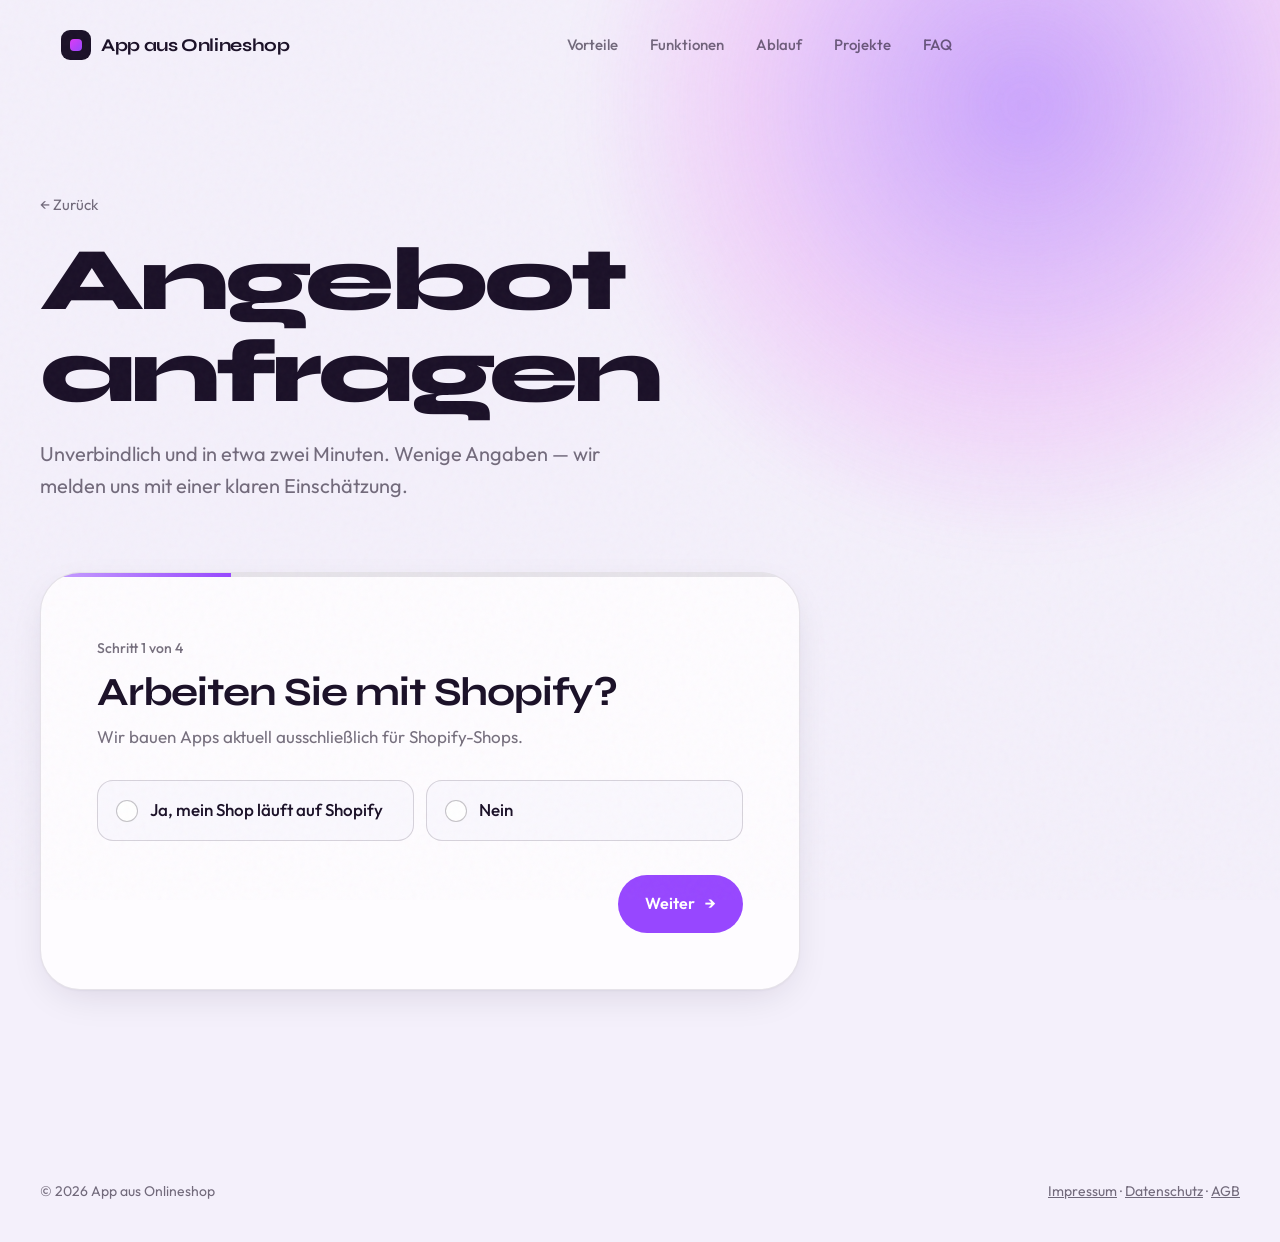
<file: angebot.html>
<!doctype html>
<html lang="de" class="no-js">
<head>
  <meta charset="utf-8">
  <meta name="viewport" content="width=device-width, initial-scale=1, viewport-fit=cover">
  <title>Angebot anfragen — App aus Onlineshop</title>
  <meta name="description" content="Unverbindliches Angebot für Ihre Shopify-App anfragen. Wenige Angaben — wir melden uns mit einer klaren Einschätzung.">
  <meta name="theme-color" content="#f4f0fb">
  <link rel="icon" type="image/png" href="assets/favicon-32.png">
  <link rel="preconnect" href="https://fonts.bunny.net">
  <link rel="stylesheet" href="https://fonts.bunny.net/css?family=syne:500,600,700,800|outfit:400,500,600,700&display=swap">
  <link rel="stylesheet" href="style.css">
</head>
<body>

  <header class="nav">
    <div class="wrap">
      <nav class="nav__bar" aria-label="Hauptnavigation">
        <a class="logo" href="index.html" aria-label="App aus Onlineshop — Startseite">
          <span class="logo__mark"><span></span></span>
          App aus Onlineshop
        </a>
        <ul class="nav__links">
          <li><a href="index.html#vorteile">Vorteile</a></li>
          <li><a href="index.html#funktionen">Funktionen</a></li>
          <li><a href="index.html#ablauf">Ablauf</a></li>
          <li><a href="projekte.html">Projekte</a></li>
          <li><a href="index.html#faq">FAQ</a></li>
        </ul>
        <div class="nav__cta">
          <button class="nav__toggle" type="button" aria-label="Menü öffnen" aria-expanded="false"><span></span></button>
        </div>
      </nav>
    </div>
  </header>

  <main>
    <section class="page-hero">
      <div class="hero__glow" aria-hidden="true"></div>
      <div class="wrap">
        <a class="back-link" href="index.html">← Zurück</a>
        <h1>Angebot anfragen</h1>
        <p>Unverbindlich und in etwa zwei Minuten. Wenige Angaben — wir melden uns mit einer klaren Einschätzung.</p>
      </div>
    </section>

    <section class="wizard-wrap">
      <div class="wrap">
        <!--
          Versand: Die Anfrage wird über FormSubmit (formsubmit.co) per E-Mail an
          recalled.info@gmail.com geschickt — wie auf der bisherigen Seite.
          Andere Adresse? Einfach die E-Mail im action-Attribut unten austauschen.
        -->
        <form class="wizard" action="https://formsubmit.co/ajax/recalled.info@gmail.com" method="POST" data-wizard novalidate>
          <input type="hidden" name="_subject" value="Neue Angebotsanfrage — App aus Onlineshop">
          <input type="hidden" name="_template" value="table">
          <input type="hidden" name="_captcha" value="false">
          <input type="hidden" name="_replyto" value="" data-replyto>
          <input class="hp" type="text" name="_honey" tabindex="-1" autocomplete="off" aria-hidden="true">
          <input type="hidden" name="Shopify" value="" data-shopify>
          <input type="hidden" name="Funktionen" value="" data-funktionen>

          <div class="wizard__progress" aria-hidden="true"><span data-progress></span></div>

          <div class="wizard__inner">
            <!-- Schritt 1 -->
            <div class="wizard__step is-active" data-step="1">
              <span class="wizard__count">Schritt 1 von 4</span>
              <h2>Arbeiten Sie mit Shopify?</h2>
              <p>Wir bauen Apps aktuell ausschließlich für Shopify-Shops.</p>
              <div class="wizard__fields choice-grid">
                <label class="choice"><input type="radio" name="shopify-choice" value="Ja"><span>Ja, mein Shop läuft auf Shopify</span></label>
                <label class="choice"><input type="radio" name="shopify-choice" value="Nein"><span>Nein</span></label>
              </div>
            </div>

            <!-- Kein Shopify -->
            <div class="wizard__step" data-step="stop">
              <div class="wizard__stop">
                <h2>Vielen Dank für Ihr Interesse</h2>
                <p>Tut uns leid — wir bauen aktuell Apps nur für Shopify-Stores.</p>
                <a class="btn" href="index.html">Zur Startseite</a>
              </div>
            </div>

            <!-- Schritt 2 -->
            <div class="wizard__step" data-step="2">
              <span class="wizard__count">Schritt 2 von 4</span>
              <h2>Ihre Kontaktdaten</h2>
              <p>Damit wir Ihnen das Angebot schicken können.</p>
              <div class="wizard__fields wizard__fields--2">
                <div class="field">
                  <label for="f-vorname">Vorname</label>
                  <input id="f-vorname" name="Vorname" type="text" autocomplete="given-name" enterkeyhint="next" required>
                  <span class="field__error">Bitte geben Sie Ihren Vornamen ein.</span>
                </div>
                <div class="field">
                  <label for="f-nachname">Nachname</label>
                  <input id="f-nachname" name="Nachname" type="text" autocomplete="family-name" enterkeyhint="next" required>
                  <span class="field__error">Bitte geben Sie Ihren Nachnamen ein.</span>
                </div>
              </div>
              <div class="wizard__fields" style="margin-top: 16px;">
                <div class="field">
                  <label for="f-email">E-Mail-Adresse</label>
                  <input id="f-email" name="E-Mail" type="email" autocomplete="email" autocapitalize="off" spellcheck="false" enterkeyhint="next" required>
                  <span class="field__error">Bitte geben Sie eine gültige E-Mail-Adresse ein.</span>
                </div>
              </div>
            </div>

            <!-- Schritt 3 -->
            <div class="wizard__step" data-step="3">
              <span class="wizard__count">Schritt 3 von 4</span>
              <h2>Welche Funktionen soll die App haben?</h2>
              <p>Mehrfachauswahl möglich.</p>
              <div class="wizard__fields choice-grid" data-feat-box>
                <label class="choice"><input type="checkbox" value="Alle" data-all><span>Alle</span></label>
                <label class="choice"><input type="checkbox" value="Shop spiegeln (Warenkorb und ähnlich)" data-feat><span>Shop spiegeln — Warenkorb &amp; Co.</span></label>
                <label class="choice"><input type="checkbox" value="Benachrichtigungen" data-feat><span>Benachrichtigungen</span></label>
                <label class="choice"><input type="checkbox" value="Drop Countdowns" data-feat><span>Drop Countdowns</span></label>
                <label class="choice"><input type="checkbox" value="Loyalty-Programm" data-feat><span>Loyalty-Programm</span></label>
              </div>
              <div class="wizard__fields">
                <div class="field">
                  <label for="f-extra">Extra-Wünsche <small>(optional)</small></label>
                  <textarea id="f-extra" name="Extra-Wünsche" placeholder="Weitere Anforderungen"></textarea>
                </div>
              </div>
            </div>

            <!-- Schritt 4 -->
            <div class="wizard__step" data-step="4">
              <span class="wizard__count">Schritt 4 von 4</span>
              <h2>Unternehmen &amp; Rahmen</h2>
              <p>Hilft uns, das Angebot realistisch einzuschätzen.</p>
              <div class="wizard__fields wizard__fields--2">
                <div class="field">
                  <label for="f-web">Website</label>
                  <input id="f-web" name="Website" type="text" inputmode="url" autocomplete="url" autocapitalize="off" spellcheck="false" enterkeyhint="next" placeholder="https://" required>
                  <span class="field__error">Bitte geben Sie Ihre Shop-Adresse ein.</span>
                </div>
                <div class="field">
                  <label for="f-insta">Instagram <small>(optional)</small></label>
                  <input id="f-insta" name="Instagram" type="text" autocapitalize="off" autocorrect="off" spellcheck="false" enterkeyhint="next" placeholder="@ihrshop">
                </div>
                <div class="field">
                  <label for="f-umsatz">Geschätzter monatlicher Umsatz</label>
                  <input id="f-umsatz" name="Geschätzter monatlicher Umsatz" type="text" enterkeyhint="next" placeholder="z. B. 20.000 €" required>
                  <span class="field__error">Bitte geben Sie eine Schätzung an.</span>
                </div>
                <div class="field">
                  <label for="f-budget">Budget für die App</label>
                  <input id="f-budget" name="Budget für die App" type="text" enterkeyhint="send" placeholder="Ihr Budget" required>
                  <span class="field__error">Bitte geben Sie Ihr Budget an.</span>
                </div>
              </div>
              <p class="wizard__note">Mit dem Absenden werden Ihre Angaben zur Bearbeitung der Anfrage verarbeitet. Mehr dazu in der <a href="datenschutz.html">Datenschutzerklärung</a>.</p>
            </div>

            <div class="wizard__nav" data-nav>
              <button class="btn btn--ghost" type="button" data-back hidden>← Zurück</button>
              <span class="spacer"></span>
              <button class="btn btn--accent" type="button" data-next-btn>Weiter <span class="arrow">→</span></button>
              <button class="btn btn--accent" type="submit" data-submit hidden>Anfrage abschicken <span class="arrow">→</span></button>
            </div>
          </div>
        </form>
      </div>
    </section>
  </main>

  <footer class="footer">
    <div class="wrap">
      <div class="footer__bottom" style="padding-top: 0;">
        <span>© <span data-year>2026</span> App aus Onlineshop</span>
        <span><a href="impressum.html">Impressum</a> · <a href="datenschutz.html">Datenschutz</a> · <a href="agb.html">AGB</a></span>
      </div>
    </div>
  </footer>

  <script src="main.js"></script>
  <script>
    (function () {
      var form = document.querySelector("[data-wizard]");
      var steps = form.querySelectorAll(".wizard__step");
      var bar = form.querySelector("[data-progress]");
      var back = form.querySelector("[data-back]");
      var next = form.querySelector("[data-next-btn]");
      var submit = form.querySelector("[data-submit]");
      var nav = form.querySelector("[data-nav]");
      var current = 1;
      var dankeUrl = new URL("danke.html", location.href).href;
      var dankePrefetched = false;

      function prefetchDanke() {
        if (dankePrefetched) return;
        dankePrefetched = true;
        var link = document.createElement("link");
        link.rel = "prefetch";
        link.href = dankeUrl;
        document.head.appendChild(link);
      }

      function show(step) {
        steps.forEach(function (s) { s.classList.toggle("is-active", s.dataset.step === String(step)); });
        var isStop = step === "stop";
        nav.style.display = isStop ? "none" : "";
        if (!isStop) {
          current = step;
          bar.style.width = (step / 4) * 100 + "%";
          back.hidden = step === 1;
          next.hidden = step === 4;
          submit.hidden = step !== 4;
          if (step === 4) prefetchDanke();
        }
        var top = form.getBoundingClientRect().top + window.scrollY - 110;
        if (window.scrollY > top) window.scrollTo({ top: top, behavior: "smooth" });
      }

      function validate(step) {
        var ok = true;
        var box = form.querySelector('[data-step="' + step + '"]');
        box.querySelectorAll(".field").forEach(function (f) {
          var input = f.querySelector("input[required]");
          if (!input) return;
          var valid = input.value.trim() !== "" && (input.type !== "email" || /^[^\s@]+@[^\s@]+\.[^\s@]+$/.test(input.value.trim()));
          f.classList.toggle("is-invalid", !valid);
          if (!valid && ok) { input.focus(); ok = false; }
        });
        return ok;
      }

      form.querySelectorAll("input").forEach(function (i) {
        i.addEventListener("input", function () {
          var f = i.closest(".field");
          if (f) f.classList.remove("is-invalid");
        });
      });

      /* Schritt 1: Shopify ja/nein */
      form.querySelectorAll('input[name="shopify-choice"]').forEach(function (r) {
        r.addEventListener("change", function () {
          form.querySelector("[data-shopify]").value = r.value;
          if (r.value === "Nein") show("stop");
          else show(2);
        });
      });

      next.addEventListener("click", function () {
        if (current === 1) {
          var chosen = form.querySelector('input[name="shopify-choice"]:checked');
          if (!chosen) return;
          return chosen.value === "Ja" ? show(2) : show("stop");
        }
        if (current === 3) {
          var any = all.checked || Array.prototype.some.call(feats, function (c) { return c.checked; });
          if (!any) return;
          collectFunktionen();
          show(4);
          return;
        }
        if (validate(current)) show(current + 1);
      });
      back.addEventListener("click", function () { show(Math.max(1, current - 1)); });

      /* "Alle" wählt alle Funktionen aus */
      var all = form.querySelector("[data-all]");
      var feats = form.querySelectorAll("[data-feat]");
      var funktionenField = form.querySelector("[data-funktionen]");

      all.addEventListener("change", function () {
        feats.forEach(function (c) { c.checked = all.checked; });
      });
      feats.forEach(function (c) {
        c.addEventListener("change", function () {
          all.checked = Array.prototype.every.call(feats, function (x) { return x.checked; });
        });
      });

      function collectFunktionen() {
        var selected = [];
        if (all.checked) {
          selected.push("Alle");
          feats.forEach(function (c) { selected.push(c.value); });
        } else {
          feats.forEach(function (c) {
            if (c.checked) selected.push(c.value);
          });
        }
        /* Ein Feld für FormSubmit — sonst kommt nur ein Wert an */
        funktionenField.value = selected.length ? selected.join(" · ") : "";
        return selected.length > 0;
      }

      form.addEventListener("submit", function (e) {
        e.preventDefault();
        if (!validate(4)) return;
        if (!collectFunktionen()) {
          show(3);
          return;
        }
        form.querySelector("[data-replyto]").value = form.querySelector("#f-email").value.trim();
        submit.disabled = true;
        submit.textContent = "Wird gesendet …";

        /* AJAX statt FormSubmit-Redirect — max. kurz warten, dann sofort zur Danke-Seite */
        var body = new FormData(form);
        var gone = false;
        function goDanke() {
          if (gone) return;
          gone = true;
          location.href = dankeUrl;
        }
        fetch(form.action, {
          method: "POST",
          body: body,
          headers: { Accept: "application/json" },
          keepalive: true
        }).then(goDanke).catch(goDanke);
        setTimeout(goDanke, 350);
      });

      /* Enter springt zum nächsten Schritt statt das Formular abzuschicken */
      form.addEventListener("keydown", function (e) {
        if (e.key === "Enter" && e.target.tagName === "INPUT" && current < 4) {
          e.preventDefault();
          next.click();
        }
      });
    })();
  </script>
</body>
</html>
</file>
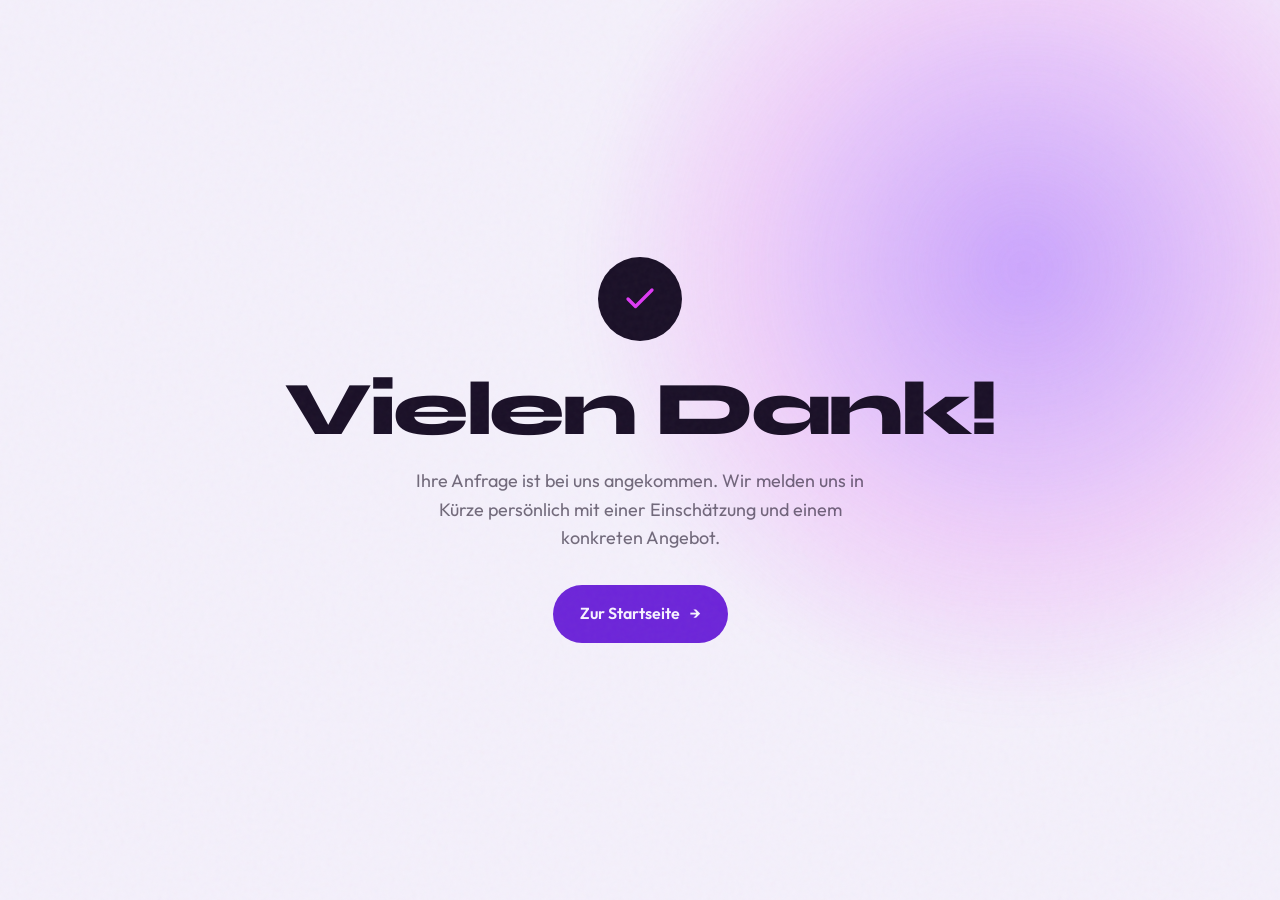
<file: danke.html>
<!doctype html>
<html lang="de" class="no-js">
<head>
  <meta charset="utf-8">
  <meta name="viewport" content="width=device-width, initial-scale=1">
  <title>Danke — App aus Onlineshop</title>
  <meta name="robots" content="noindex">
  <meta name="theme-color" content="#f4f0fb">
  <link rel="icon" type="image/png" href="assets/favicon-32.png">
  <link rel="preconnect" href="https://fonts.bunny.net">
  <link rel="stylesheet" href="https://fonts.bunny.net/css?family=syne:500,600,700,800|outfit:400,500,600,700&display=swap">
  <link rel="stylesheet" href="style.css">
</head>
<body>
  <main class="thanks">
    <div class="hero__glow" aria-hidden="true"></div>
    <div>
      <div class="thanks__check" aria-hidden="true">
        <svg width="36" height="36" viewBox="0 0 24 24" fill="none" stroke="currentColor" stroke-width="2.2" stroke-linecap="round" stroke-linejoin="round"><path d="M20 6 9 17l-5-5"/></svg>
      </div>
      <h1>Vielen Dank!</h1>
      <p>Ihre Anfrage ist bei uns angekommen. Wir melden uns in Kürze persönlich mit einer Einschätzung und einem konkreten Angebot.</p>
      <a class="btn" href="index.html">Zur Startseite <span class="arrow">→</span></a>
    </div>
  </main>
  <script src="main.js"></script>
</body>
</html>
</file>
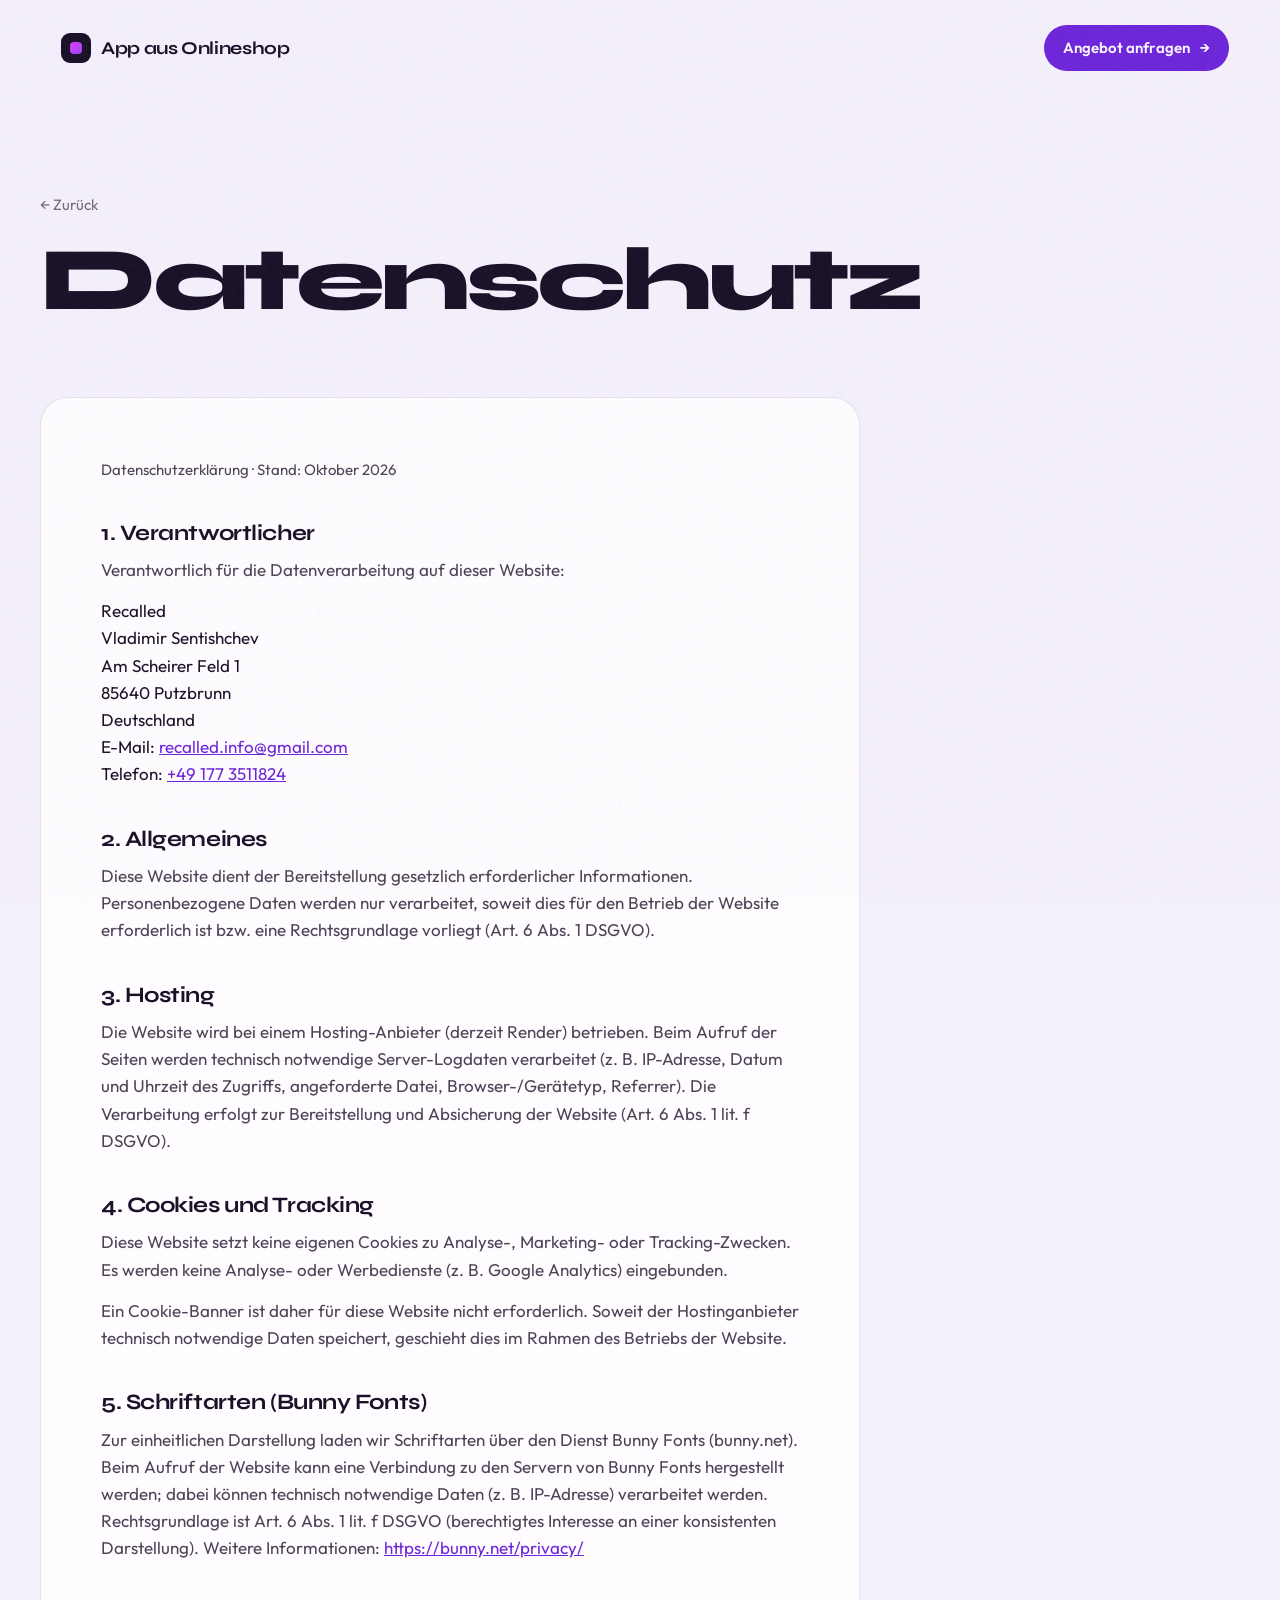
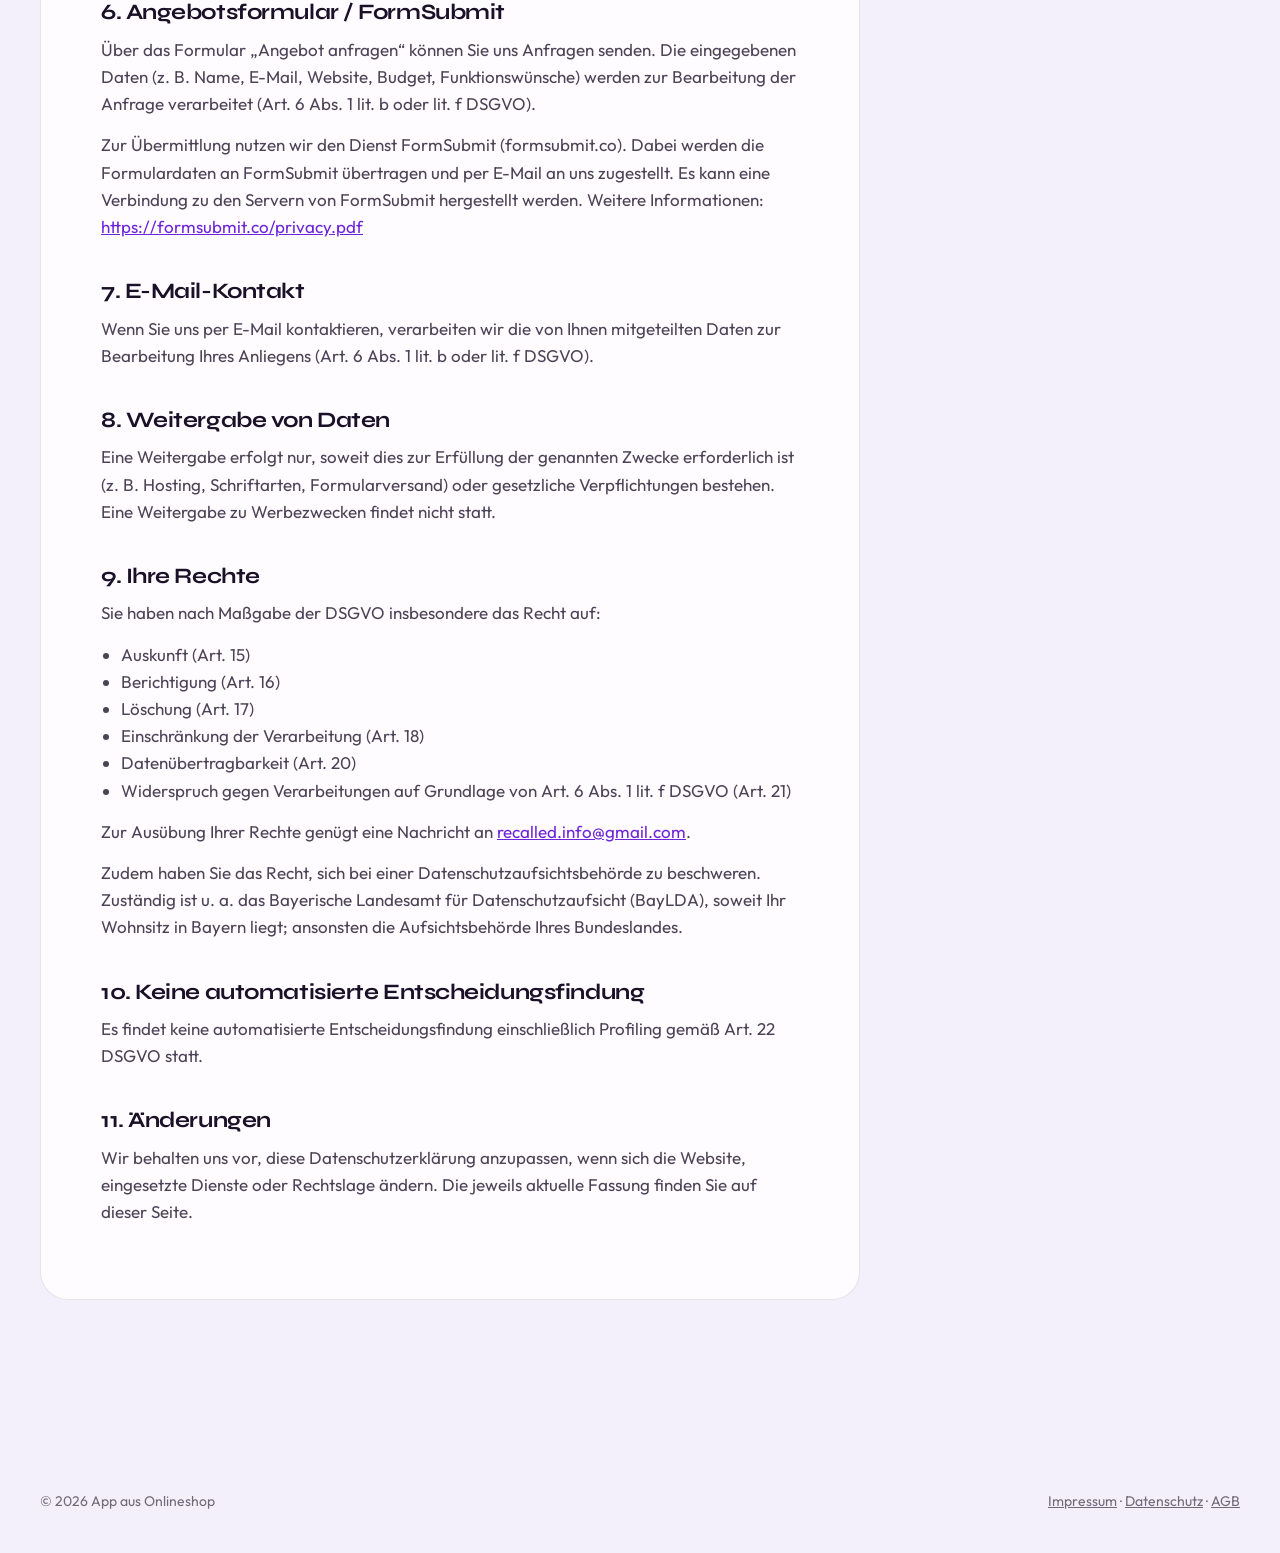
<file: datenschutz.html>
<!doctype html>
<html lang="de" class="no-js">
<head>
  <meta charset="utf-8">
  <meta name="viewport" content="width=device-width, initial-scale=1">
  <title>Datenschutz — App aus Onlineshop</title>
  <meta name="theme-color" content="#f4f0fb">
  <link rel="icon" type="image/png" href="assets/favicon-32.png">
  <link rel="preconnect" href="https://fonts.bunny.net">
  <link rel="stylesheet" href="https://fonts.bunny.net/css?family=syne:500,600,700,800|outfit:400,500,600,700&display=swap">
  <link rel="stylesheet" href="style.css">
</head>
<body>

  <header class="nav">
    <div class="wrap">
      <nav class="nav__bar" aria-label="Hauptnavigation">
        <a class="logo" href="index.html" aria-label="App aus Onlineshop — Startseite"><span class="logo__mark"><span></span></span>App aus Onlineshop</a>
        <div class="nav__cta"><a class="btn btn--sm" href="angebot.html">Angebot anfragen <span class="arrow">→</span></a></div>
      </nav>
    </div>
  </header>

  <main>
    <section class="page-hero">
      <div class="wrap">
        <a class="back-link" href="index.html">← Zurück</a>
        <h1>Datenschutz</h1>
      </div>
    </section>

    <section class="legal">
      <div class="wrap">
        <div class="legal__card">
          <p class="legal__meta">Datenschutzerklärung · Stand: Oktober 2026</p>

          <h2>1. Verantwortlicher</h2>
          <p>Verantwortlich für die Datenverarbeitung auf dieser Website:</p>
          <address>
            Recalled<br>
            Vladimir Sentishchev<br>
            Am Scheirer Feld 1<br>
            85640 Putzbrunn<br>
            Deutschland<br>
            E-Mail: <a href="mailto:recalled.info@gmail.com">recalled.info@gmail.com</a><br>
            Telefon: <a href="tel:+491773511824">+49 177 3511824</a>
          </address>

          <h2>2. Allgemeines</h2>
          <p>Diese Website dient der Bereitstellung gesetzlich erforderlicher Informationen. Personenbezogene Daten werden nur verarbeitet, soweit dies für den Betrieb der Website erforderlich ist bzw. eine Rechtsgrundlage vorliegt (Art. 6 Abs. 1 DSGVO).</p>

          <h2>3. Hosting</h2>
          <p>Die Website wird bei einem Hosting-Anbieter (derzeit Render) betrieben. Beim Aufruf der Seiten werden technisch notwendige Server-Logdaten verarbeitet (z. B. IP-Adresse, Datum und Uhrzeit des Zugriffs, angeforderte Datei, Browser-/Gerätetyp, Referrer). Die Verarbeitung erfolgt zur Bereitstellung und Absicherung der Website (Art. 6 Abs. 1 lit. f DSGVO).</p>

          <h2>4. Cookies und Tracking</h2>
          <p>Diese Website setzt keine eigenen Cookies zu Analyse-, Marketing- oder Tracking-Zwecken. Es werden keine Analyse- oder Werbedienste (z. B. Google Analytics) eingebunden.</p>
          <p>Ein Cookie-Banner ist daher für diese Website nicht erforderlich. Soweit der Hostinganbieter technisch notwendige Daten speichert, geschieht dies im Rahmen des Betriebs der Website.</p>

          <h2>5. Schriftarten (Bunny Fonts)</h2>
          <p>Zur einheitlichen Darstellung laden wir Schriftarten über den Dienst Bunny Fonts (bunny.net). Beim Aufruf der Website kann eine Verbindung zu den Servern von Bunny Fonts hergestellt werden; dabei können technisch notwendige Daten (z. B. IP-Adresse) verarbeitet werden. Rechtsgrundlage ist Art. 6 Abs. 1 lit. f DSGVO (berechtigtes Interesse an einer konsistenten Darstellung). Weitere Informationen: <a href="https://bunny.net/privacy/" target="_blank" rel="noopener">https://bunny.net/privacy/</a></p>

          <h2>6. Angebotsformular / FormSubmit</h2>
          <p>Über das Formular „Angebot anfragen“ können Sie uns Anfragen senden. Die eingegebenen Daten (z. B. Name, E-Mail, Website, Budget, Funktionswünsche) werden zur Bearbeitung der Anfrage verarbeitet (Art. 6 Abs. 1 lit. b oder lit. f DSGVO).</p>
          <p>Zur Übermittlung nutzen wir den Dienst FormSubmit (formsubmit.co). Dabei werden die Formulardaten an FormSubmit übertragen und per E-Mail an uns zugestellt. Es kann eine Verbindung zu den Servern von FormSubmit hergestellt werden. Weitere Informationen: <a href="https://formsubmit.co/privacy.pdf" target="_blank" rel="noopener">https://formsubmit.co/privacy.pdf</a></p>

          <h2>7. E-Mail-Kontakt</h2>
          <p>Wenn Sie uns per E-Mail kontaktieren, verarbeiten wir die von Ihnen mitgeteilten Daten zur Bearbeitung Ihres Anliegens (Art. 6 Abs. 1 lit. b oder lit. f DSGVO).</p>

          <h2>8. Weitergabe von Daten</h2>
          <p>Eine Weitergabe erfolgt nur, soweit dies zur Erfüllung der genannten Zwecke erforderlich ist (z. B. Hosting, Schriftarten, Formularversand) oder gesetzliche Verpflichtungen bestehen. Eine Weitergabe zu Werbezwecken findet nicht statt.</p>

          <h2>9. Ihre Rechte</h2>
          <p>Sie haben nach Maßgabe der DSGVO insbesondere das Recht auf:</p>
          <ul>
            <li>Auskunft (Art. 15)</li>
            <li>Berichtigung (Art. 16)</li>
            <li>Löschung (Art. 17)</li>
            <li>Einschränkung der Verarbeitung (Art. 18)</li>
            <li>Datenübertragbarkeit (Art. 20)</li>
            <li>Widerspruch gegen Verarbeitungen auf Grundlage von Art. 6 Abs. 1 lit. f DSGVO (Art. 21)</li>
          </ul>
          <p>Zur Ausübung Ihrer Rechte genügt eine Nachricht an <a href="mailto:recalled.info@gmail.com">recalled.info@gmail.com</a>.</p>
          <p>Zudem haben Sie das Recht, sich bei einer Datenschutzaufsichtsbehörde zu beschweren. Zuständig ist u. a. das Bayerische Landesamt für Datenschutzaufsicht (BayLDA), soweit Ihr Wohnsitz in Bayern liegt; ansonsten die Aufsichtsbehörde Ihres Bundeslandes.</p>

          <h2>10. Keine automatisierte Entscheidungsfindung</h2>
          <p>Es findet keine automatisierte Entscheidungsfindung einschließlich Profiling gemäß Art. 22 DSGVO statt.</p>

          <h2>11. Änderungen</h2>
          <p>Wir behalten uns vor, diese Datenschutzerklärung anzupassen, wenn sich die Website, eingesetzte Dienste oder Rechtslage ändern. Die jeweils aktuelle Fassung finden Sie auf dieser Seite.</p>
        </div>
      </div>
    </section>
  </main>

  <footer class="footer">
    <div class="wrap">
      <div class="footer__bottom" style="padding-top: 0;">
        <span>© <span data-year>2026</span> App aus Onlineshop</span>
        <span><a href="impressum.html">Impressum</a> · <a href="datenschutz.html">Datenschutz</a> · <a href="agb.html">AGB</a></span>
      </div>
    </div>
  </footer>

  <script src="main.js"></script>
</body>
</html>
</file>
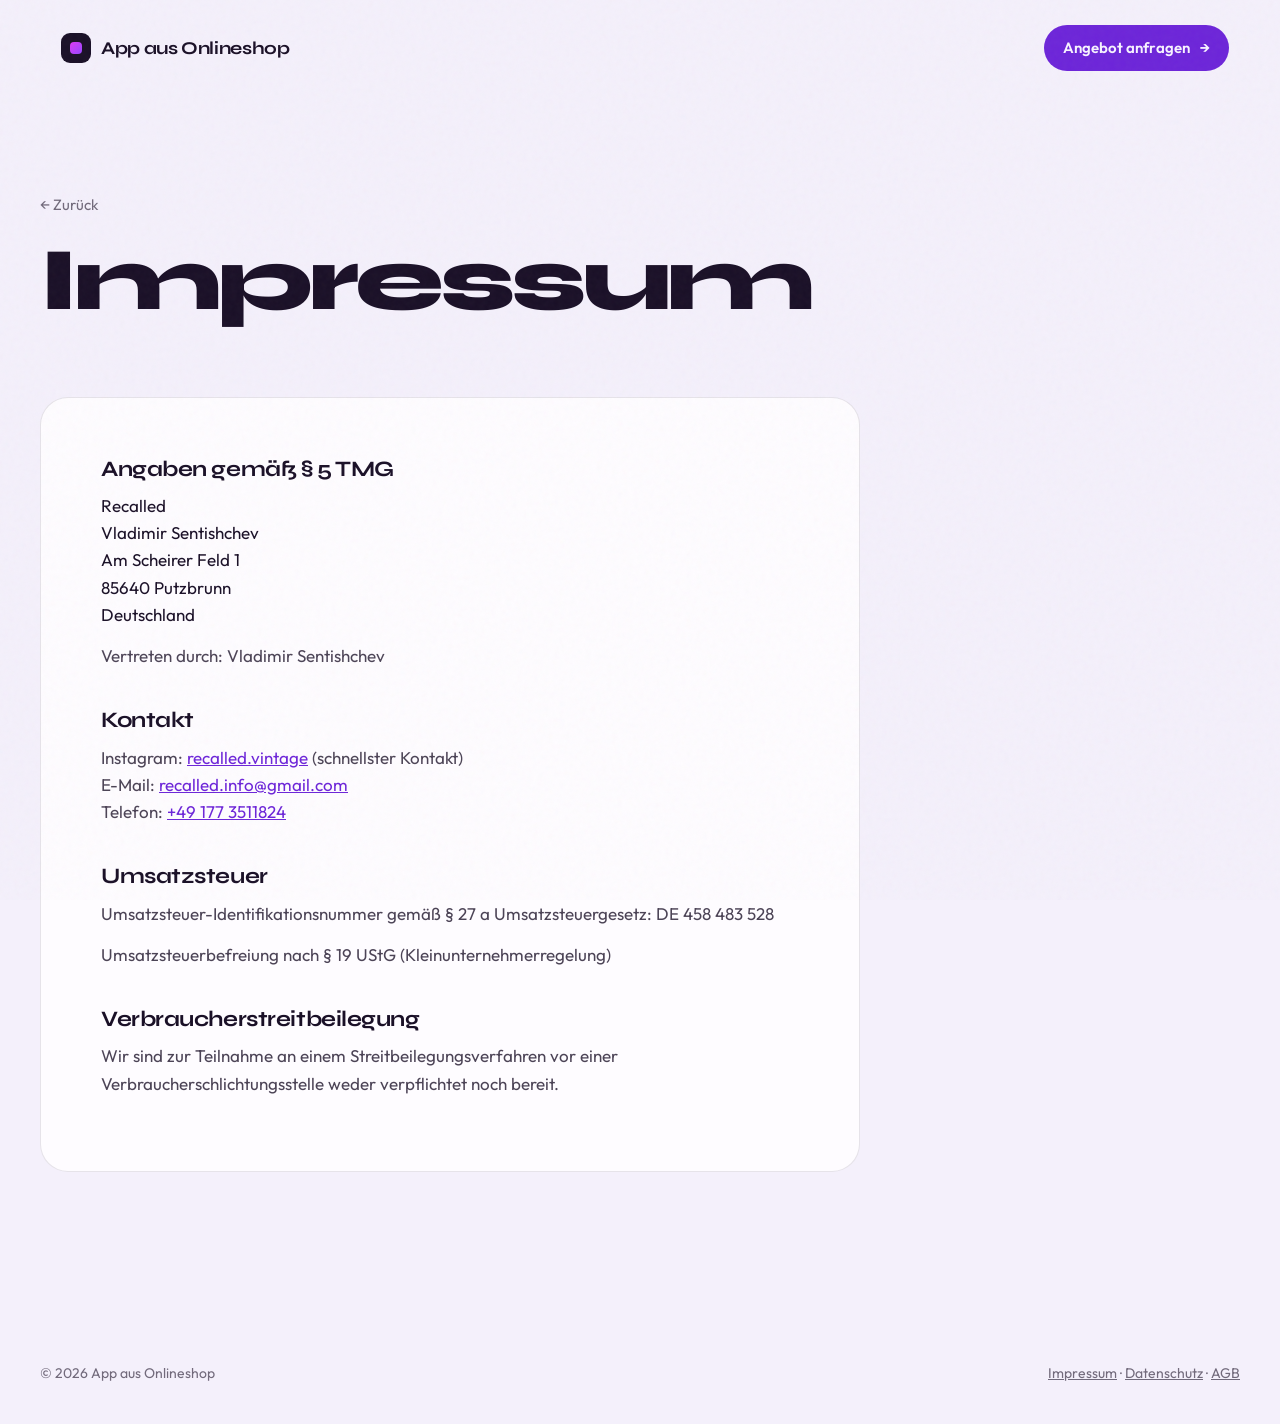
<file: impressum.html>
<!doctype html>
<html lang="de" class="no-js">
<head>
  <meta charset="utf-8">
  <meta name="viewport" content="width=device-width, initial-scale=1">
  <title>Impressum — App aus Onlineshop</title>
  <meta name="theme-color" content="#f4f0fb">
  <link rel="icon" type="image/png" href="assets/favicon-32.png">
  <link rel="preconnect" href="https://fonts.bunny.net">
  <link rel="stylesheet" href="https://fonts.bunny.net/css?family=syne:500,600,700,800|outfit:400,500,600,700&display=swap">
  <link rel="stylesheet" href="style.css">
</head>
<body>

  <header class="nav">
    <div class="wrap">
      <nav class="nav__bar" aria-label="Hauptnavigation">
        <a class="logo" href="index.html" aria-label="App aus Onlineshop — Startseite"><span class="logo__mark"><span></span></span>App aus Onlineshop</a>
        <div class="nav__cta"><a class="btn btn--sm" href="angebot.html">Angebot anfragen <span class="arrow">→</span></a></div>
      </nav>
    </div>
  </header>

  <main>
    <section class="page-hero">
      <div class="wrap">
        <a class="back-link" href="index.html">← Zurück</a>
        <h1>Impressum</h1>
      </div>
    </section>

    <section class="legal">
      <div class="wrap">
        <div class="legal__card">
          <h2>Angaben gemäß § 5 TMG</h2>
          <address>
            Recalled<br>
            Vladimir Sentishchev<br>
            Am Scheirer Feld 1<br>
            85640 Putzbrunn<br>
            Deutschland
          </address>
          <p>Vertreten durch: Vladimir Sentishchev</p>

          <h2>Kontakt</h2>
          <p>
            Instagram: <a href="https://www.instagram.com/recalled.vintage/" target="_blank" rel="noopener">recalled.vintage</a> (schnellster Kontakt)<br>
            E-Mail: <a href="mailto:recalled.info@gmail.com">recalled.info@gmail.com</a><br>
            Telefon: <a href="tel:+491773511824">+49 177 3511824</a>
          </p>

          <h2>Umsatzsteuer</h2>
          <p>Umsatzsteuer-Identifikationsnummer gemäß § 27 a Umsatzsteuergesetz: DE 458 483 528</p>
          <p>Umsatzsteuerbefreiung nach § 19 UStG (Kleinunternehmerregelung)</p>

          <h2>Verbraucherstreitbeilegung</h2>
          <p>Wir sind zur Teilnahme an einem Streitbeilegungsverfahren vor einer Verbraucherschlichtungsstelle weder verpflichtet noch bereit.</p>
        </div>
      </div>
    </section>
  </main>

  <footer class="footer">
    <div class="wrap">
      <div class="footer__bottom" style="padding-top: 0;">
        <span>© <span data-year>2026</span> App aus Onlineshop</span>
        <span><a href="impressum.html">Impressum</a> · <a href="datenschutz.html">Datenschutz</a> · <a href="agb.html">AGB</a></span>
      </div>
    </div>
  </footer>

  <script src="main.js"></script>
</body>
</html>
</file>
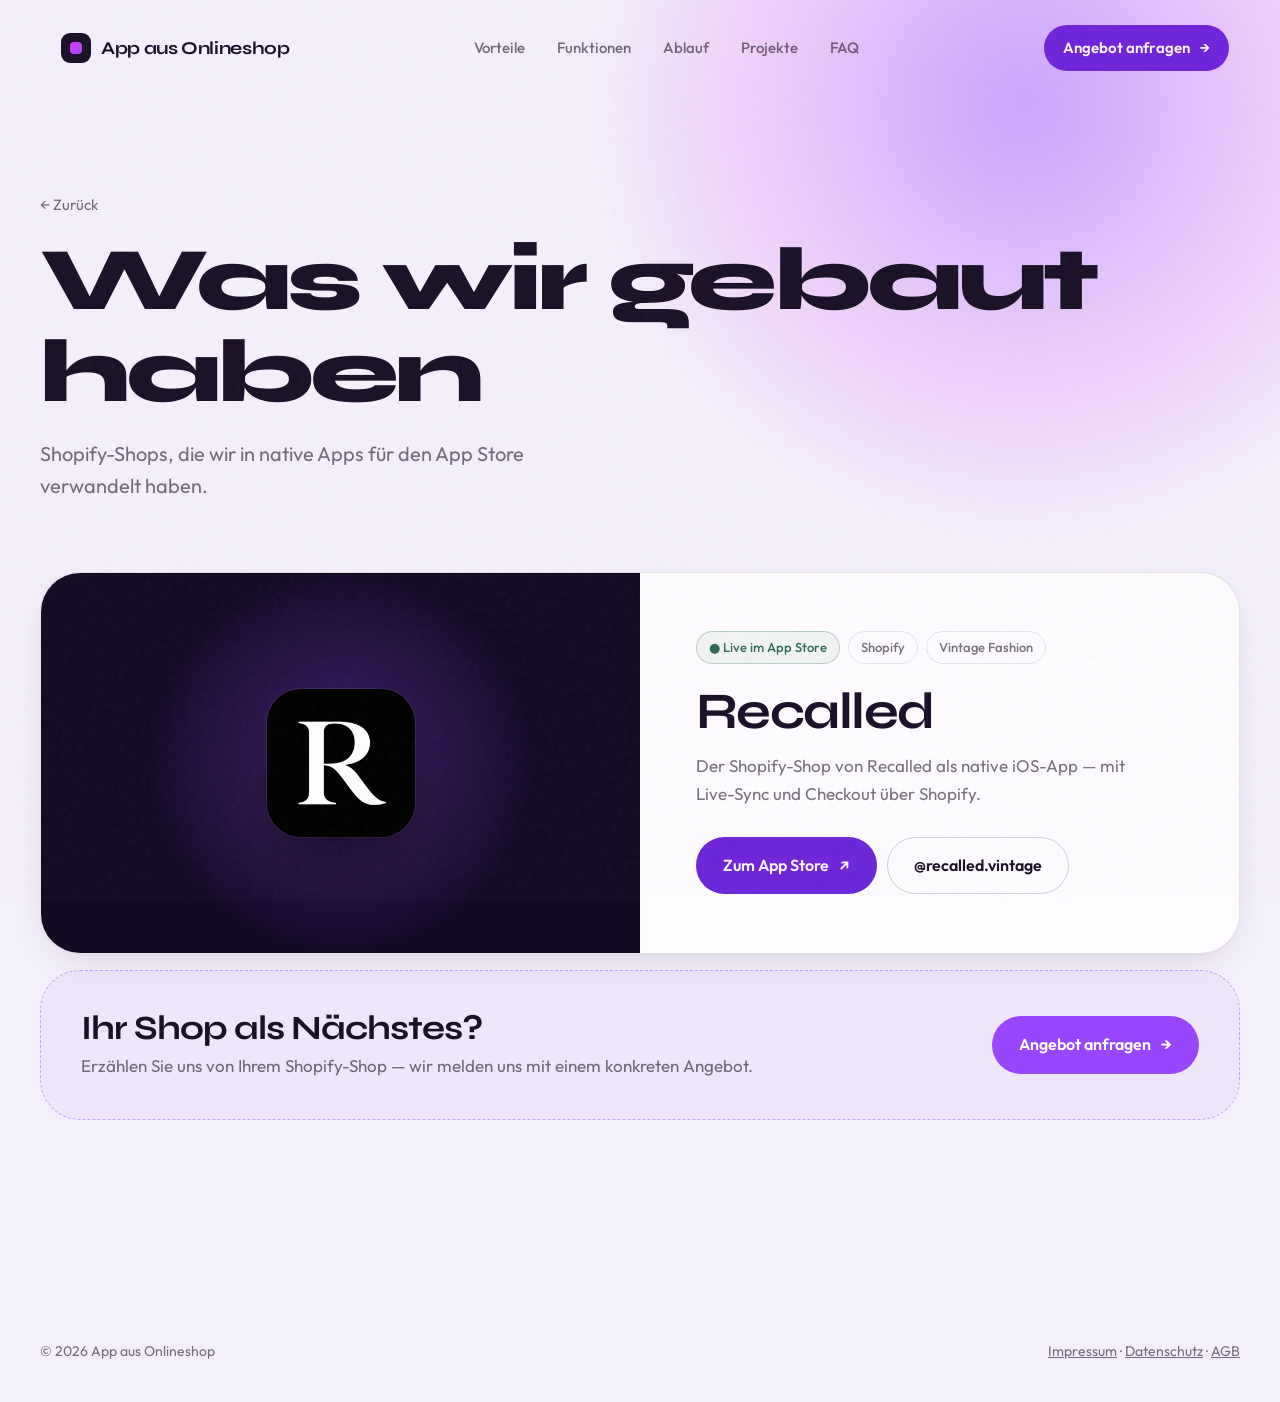
<file: projekte.html>
<!doctype html>
<html lang="de" class="no-js">
<head>
  <meta charset="utf-8">
  <meta name="viewport" content="width=device-width, initial-scale=1, viewport-fit=cover">
  <title>Projekte — App aus Onlineshop</title>
  <meta name="description" content="Shopify-Shops, die wir in native Apps für den App Store verwandelt haben.">
  <meta name="theme-color" content="#f4f0fb">
  <link rel="icon" type="image/png" href="assets/favicon-32.png">
  <link rel="preconnect" href="https://fonts.bunny.net">
  <link rel="stylesheet" href="https://fonts.bunny.net/css?family=syne:500,600,700,800|outfit:400,500,600,700&display=swap">
  <link rel="stylesheet" href="style.css">
</head>
<body>

  <header class="nav">
    <div class="wrap">
      <nav class="nav__bar" aria-label="Hauptnavigation">
        <a class="logo" href="index.html" aria-label="App aus Onlineshop — Startseite">
          <span class="logo__mark"><span></span></span>
          App aus Onlineshop
        </a>
        <ul class="nav__links">
          <li><a href="index.html#vorteile">Vorteile</a></li>
          <li><a href="index.html#funktionen">Funktionen</a></li>
          <li><a href="index.html#ablauf">Ablauf</a></li>
          <li><a href="projekte.html">Projekte</a></li>
          <li><a href="index.html#faq">FAQ</a></li>
          <li class="nav__mobile-cta"><a class="btn btn--accent" href="angebot.html">Angebot anfragen <span class="arrow">→</span></a></li>
        </ul>
        <div class="nav__cta">
          <a class="btn btn--sm" href="angebot.html">Angebot anfragen <span class="arrow">→</span></a>
          <button class="nav__toggle" type="button" aria-label="Menü öffnen" aria-expanded="false"><span></span></button>
        </div>
      </nav>
    </div>
  </header>

  <main>
    <section class="page-hero" data-cta-hide>
      <div class="hero__glow" aria-hidden="true"></div>
      <div class="wrap">
        <a class="back-link" href="index.html">← Zurück</a>
        <h1>Was wir gebaut haben</h1>
        <p>Shopify-Shops, die wir in native Apps für den App Store verwandelt haben.</p>
      </div>
    </section>

    <section class="section" style="padding-top: 0;">
      <div class="wrap">
        <article class="project reveal">
          <div class="project__visual">
            <img class="project__icon" src="assets/recalled/icon-256.png" alt="App-Icon von Recalled" width="148" height="148">
          </div>
          <div class="project__body">
            <div class="project__meta"><span class="tag tag--live">● Live im App Store</span><span class="tag">Shopify</span><span class="tag">Vintage Fashion</span></div>
            <h3>Recalled</h3>
            <p>Der Shopify-Shop von Recalled als native iOS-App — mit Live-Sync und Checkout über Shopify.</p>
            <div class="project__links">
              <a class="btn" href="https://apps.apple.com/app/apple-store/id6768467161?pt=128892928&amp;ct=website&amp;mt=8" target="_blank" rel="noopener">Zum App Store <span class="arrow">↗</span></a>
              <a class="btn btn--ghost" href="https://www.instagram.com/recalled.vintage/" target="_blank" rel="noopener">@recalled.vintage</a>
            </div>
          </div>
        </article>

        <div class="project--next reveal" data-cta-hide>
          <div>
            <h3>Ihr Shop als Nächstes?</h3>
            <p>Erzählen Sie uns von Ihrem Shopify-Shop — wir melden uns mit einem konkreten Angebot.</p>
          </div>
          <a class="btn btn--accent" href="angebot.html">Angebot anfragen <span class="arrow">→</span></a>
        </div>
      </div>
    </section>
  </main>

  <footer class="footer" data-cta-hide>
    <div class="wrap">
      <div class="footer__bottom" style="padding-top: 0;">
        <span>© <span data-year>2026</span> App aus Onlineshop</span>
        <span><a href="impressum.html">Impressum</a> · <a href="datenschutz.html">Datenschutz</a> · <a href="agb.html">AGB</a></span>
      </div>
    </div>
  </footer>

  <div class="mobile-cta">
    <a class="btn btn--accent" href="angebot.html">Angebot anfragen <span class="arrow">→</span></a>
  </div>

  <script src="main.js"></script>
</body>
</html>
</file>
<file: style.css>
/* ==========================================================
   App aus Onlineshop — Stylesheet
   Farben wie bisher: Creme, Tinte, Bronze, Tiefschwarz
   ========================================================== */

:root {
  --bg: #f4f0fb;
  --bg-elevated: #faf8fe;
  --surface: #fefcff;
  --ink: #1a1027;
  --muted: rgba(26, 16, 39, 0.6);
  --line: rgba(26, 16, 39, 0.1);
  --accent: #9747ff;
  --accent-deep: #6d25d9;
  --accent-soft: #c9a4ff;
  --accent-pale: #dd3af4;
  --deep: #140a24;
  --deep-soft: #1f1236;
  --deep-line: rgba(247, 243, 255, 0.1);
  --on-deep: #f7f3ff;
  --on-deep-muted: rgba(247, 243, 255, 0.62);
  --ok: #2f6b4f;
  --danger: #a65a3a;

  --font: "Outfit", "Segoe UI", system-ui, sans-serif;
  --display: "Syne", "Segoe UI", system-ui, sans-serif;
  --ease: cubic-bezier(0.22, 1, 0.36, 1);

  --r-sm: 10px;
  --r-md: 18px;
  --r-lg: 28px;
  --r-xl: 40px;
  --wrap: 1200px;
  --gutter: clamp(16px, 4vw, 40px);
  --shadow: 0 1px 2px rgba(26, 16, 39, 0.04), 0 12px 40px -12px rgba(26, 16, 39, 0.14);
  --shadow-lg: 0 2px 4px rgba(26, 16, 39, 0.04), 0 40px 80px -24px rgba(26, 16, 39, 0.28);
}

*,
*::before,
*::after { box-sizing: border-box; }

html { scroll-behavior: smooth; -webkit-text-size-adjust: 100%; }

body {
  margin: 0;
  font-family: var(--font);
  font-size: 17px;
  line-height: 1.6;
  color: var(--ink);
  background: var(--bg);
  -webkit-font-smoothing: antialiased;
  overflow-x: hidden;
}

/* feines Korn über der ganzen Seite */
body::before {
  content: "";
  position: fixed;
  inset: 0;
  z-index: 100;
  pointer-events: none;
  opacity: 0.035;
  background-image: url("data:image/svg+xml,%3Csvg viewBox='0 0 200 200' xmlns='http://www.w3.org/2000/svg'%3E%3Cfilter id='n'%3E%3CfeTurbulence type='fractalNoise' baseFrequency='0.85' numOctaves='3' stitchTiles='stitch'/%3E%3C/filter%3E%3Crect width='100%25' height='100%25' filter='url(%23n)'/%3E%3C/svg%3E");
}

img { max-width: 100%; display: block; }
a { color: inherit; }
button { font: inherit; color: inherit; }

h1, h2, h3, h4 {
  font-family: var(--display);
  font-weight: 700;
  line-height: 1.02;
  letter-spacing: -0.03em;
  margin: 0;
}

p { margin: 0; }

.wrap {
  width: 100%;
  max-width: calc(var(--wrap) + var(--gutter) * 2);
  margin: 0 auto;
  padding: 0 var(--gutter);
}

.section { padding: clamp(80px, 12vw, 150px) 0; position: relative; }

.eyebrow {
  display: inline-flex;
  align-items: center;
  gap: 10px;
  font-size: 13px;
  font-weight: 600;
  letter-spacing: 0.14em;
  text-transform: uppercase;
  color: var(--accent-deep);
}
.eyebrow::before {
  content: "";
  width: 22px;
  height: 1px;
  background: currentColor;
}

.section-head { max-width: 760px; margin-bottom: clamp(44px, 6vw, 72px); }
.section-head h2 { font-size: clamp(36px, 5.6vw, 68px); margin-top: 18px; }
.section-head p { margin-top: 20px; font-size: clamp(17px, 1.6vw, 20px); color: var(--muted); max-width: 580px; }
.section-head--center { text-align: center; margin-left: auto; margin-right: auto; }
.section-head--center p { margin-left: auto; margin-right: auto; }

.accent { color: var(--accent); }
.serif-i { font-style: italic; }

/* ---------- Buttons ---------- */
.btn {
  --btn-bg: var(--accent-deep);
  --btn-fg: var(--on-deep);
  display: inline-flex;
  align-items: center;
  gap: 10px;
  padding: 15px 26px;
  border-radius: 999px;
  border: 1px solid transparent;
  background: var(--btn-bg);
  color: var(--btn-fg);
  font-weight: 600;
  font-size: 16px;
  text-decoration: none;
  cursor: pointer;
  transition: transform 0.4s var(--ease), background 0.3s, box-shadow 0.4s var(--ease);
  white-space: nowrap;
}
.btn:hover { transform: translateY(-2px); box-shadow: 0 14px 30px -12px rgba(109, 37, 217, 0.5); }
.btn .arrow { transition: transform 0.4s var(--ease); }
.btn:hover .arrow { transform: translateX(4px); }
.btn--accent { --btn-bg: var(--accent); --btn-fg: #fff; }
.btn--accent:hover { --btn-bg: var(--accent-deep); }
.btn--ghost { --btn-bg: transparent; --btn-fg: var(--ink); border-color: rgba(26, 16, 39, 0.2); }
.btn--ghost:hover { --btn-bg: var(--surface); box-shadow: none; }
.btn--light { --btn-bg: var(--on-deep); --btn-fg: var(--ink); }
.btn--sm { padding: 10px 18px; font-size: 15px; }

/* ---------- Navigation ---------- */
.nav {
  position: fixed;
  top: 14px;
  left: 0;
  right: 0;
  z-index: 50;
  pointer-events: none;
}
.nav__bar {
  pointer-events: auto;
  display: flex;
  align-items: center;
  justify-content: space-between;
  gap: 20px;
  padding: 10px 10px 10px 20px;
  border-radius: 999px;
  border: 1px solid transparent;
  transition: background 0.4s, border-color 0.4s, box-shadow 0.4s;
}
.nav.is-scrolled .nav__bar {
  background: rgba(250, 248, 254, 0.78);
  -webkit-backdrop-filter: blur(18px) saturate(1.4);
  backdrop-filter: blur(18px) saturate(1.4);
  border-color: var(--line);
  box-shadow: 0 10px 30px -18px rgba(26, 16, 39, 0.3);
}
.logo {
  display: inline-flex;
  align-items: center;
  gap: 10px;
  font-family: var(--display);
  font-weight: 700;
  font-size: 18px;
  letter-spacing: -0.02em;
  text-decoration: none;
}
.logo__mark {
  width: 30px;
  height: 30px;
  border-radius: 9px;
  background: var(--ink);
  display: grid;
  place-items: center;
  flex-shrink: 0;
}
.logo__mark span {
  width: 12px;
  height: 12px;
  border-radius: 4px;
  background: linear-gradient(135deg, var(--accent-pale), var(--accent));
}
.nav__links { display: flex; align-items: center; gap: 4px; list-style: none; margin: 0; padding: 0; }
.nav__links a {
  display: block;
  padding: 8px 14px;
  border-radius: 999px;
  font-size: 15px;
  font-weight: 500;
  text-decoration: none;
  color: var(--muted);
  transition: color 0.25s, background 0.25s;
}
.nav__links a:hover { color: var(--ink); background: rgba(26, 16, 39, 0.05); }
.nav__cta { display: flex; align-items: center; gap: 8px; }
.nav__toggle {
  display: none;
  width: 44px;
  height: 44px;
  border-radius: 50%;
  border: 1px solid var(--line);
  background: var(--surface);
  cursor: pointer;
  position: relative;
}
.nav__toggle span,
.nav__toggle span::before {
  position: absolute;
  left: 50%;
  width: 16px;
  height: 1.5px;
  background: var(--ink);
  transform: translateX(-50%);
  transition: transform 0.35s var(--ease);
}
.nav__toggle span { top: 18px; }
.nav__toggle span::before { content: ""; top: 6px; left: 0; transform: none; }
.nav.is-open .nav__toggle span { transform: translateX(-50%) translateY(3px) rotate(45deg); }
.nav.is-open .nav__toggle span::before { transform: translateY(-6px) rotate(-90deg); }

@media (max-width: 960px) {
  .nav__links { display: none; }
  .nav__toggle { display: block; }
  .nav__cta .btn { display: none; }
  .nav.is-open .nav__bar { background: var(--bg-elevated); border-color: var(--line); border-radius: 26px; }
  .nav.is-open .nav__bar { flex-wrap: wrap; }
  .nav.is-open .nav__links {
    display: flex;
    flex-direction: column;
    align-items: stretch;
    width: 100%;
    order: 3;
    padding: 8px 0 6px;
  }
  .nav.is-open .nav__links a { font-size: 18px; padding: 12px 10px; color: var(--ink); }
  .nav.is-open .nav__links .nav__mobile-cta { display: block; padding-top: 8px; }
  .nav.is-open .nav__links .nav__mobile-cta a { display: flex; justify-content: center; color: #fff; padding: 15px 26px; font-size: 16px; }
}
.nav__mobile-cta { display: none; }
.nav__mobile-cta .btn { width: 100%; justify-content: center; }

/* ---------- Hero ---------- */
.hero {
  position: relative;
  padding: clamp(130px, 16vw, 180px) 0 clamp(70px, 9vw, 110px);
  overflow: hidden;
}
.hero__glow {
  position: absolute;
  inset: auto;
  top: -20%;
  right: -15%;
  width: 70vw;
  height: 70vw;
  max-width: 980px;
  max-height: 980px;
  border-radius: 50%;
  background: radial-gradient(circle, rgba(151, 71, 255, 0.45), rgba(221, 58, 244, 0.16) 45%, transparent 70%);
  filter: blur(20px);
  pointer-events: none;
}
.hero__grid {
  position: relative;
  display: grid;
  grid-template-columns: 1.15fr 0.85fr;
  align-items: center;
  gap: clamp(40px, 6vw, 80px);
}
.pill {
  display: inline-flex;
  align-items: center;
  gap: 10px;
  padding: 7px 14px 7px 8px;
  border-radius: 999px;
  background: var(--surface);
  border: 1px solid var(--line);
  font-size: 14px;
  font-weight: 500;
  box-shadow: var(--shadow);
}
.pill__dot {
  display: inline-grid;
  place-items: center;
  width: 22px;
  height: 22px;
  border-radius: 50%;
  background: rgba(47, 107, 79, 0.12);
}
.pill__dot::before {
  content: "";
  width: 8px;
  height: 8px;
  border-radius: 50%;
  background: var(--ok);
  animation: pulse 2.2s infinite;
}
@keyframes pulse {
  0% { box-shadow: 0 0 0 0 rgba(47, 107, 79, 0.45); }
  70% { box-shadow: 0 0 0 8px rgba(47, 107, 79, 0); }
  100% { box-shadow: 0 0 0 0 rgba(47, 107, 79, 0); }
}
.hero h1 {
  margin-top: 28px;
  font-size: clamp(46px, 7.6vw, 104px);
  font-weight: 800;
  letter-spacing: -0.045em;
  line-height: 0.95;
}
.hero h1 .line { display: block; }
.hero h1 .accent { color: var(--accent); }
.hero__lead {
  margin-top: 28px;
  max-width: 520px;
  font-size: clamp(18px, 1.8vw, 21px);
  color: var(--muted);
}
.hero__actions { margin-top: 38px; display: flex; flex-wrap: wrap; gap: 12px; }
.hero__facts {
  margin-top: 48px;
  display: flex;
  flex-wrap: wrap;
  gap: 10px 26px;
  list-style: none;
  padding: 0;
  font-size: 15px;
  color: var(--muted);
}
.hero__facts li { display: inline-flex; align-items: center; gap: 8px; }
.hero__facts svg { color: var(--accent); flex-shrink: 0; }

/* ---------- Phone mockup ---------- */
.phone-stage { position: relative; display: flex; justify-content: center; }
.phone {
  position: relative;
  width: min(320px, 78vw);
  aspect-ratio: 9 / 19.2;
  border-radius: 52px;
  padding: 11px;
  background: linear-gradient(145deg, #2a2825, #0c0b0a 60%);
  box-shadow: var(--shadow-lg), inset 0 0 0 1.5px rgba(255, 255, 255, 0.08);
  transform: rotate(-3deg);
}
.phone__screen {
  position: relative;
  height: 100%;
  border-radius: 42px;
  overflow: hidden;
  background: var(--bg-elevated);
  display: flex;
  flex-direction: column;
}
.phone__island {
  position: absolute;
  top: 10px;
  left: 50%;
  transform: translateX(-50%);
  width: 92px;
  height: 27px;
  border-radius: 20px;
  background: #000;
  z-index: 3;
}
.phone__status {
  display: flex;
  justify-content: space-between;
  align-items: center;
  padding: 15px 26px 0;
  font-size: 13px;
  font-weight: 600;
  height: 46px;
}
.phone__status i { display: inline-block; width: 22px; height: 10px; border-radius: 3px; border: 1.5px solid currentColor; position: relative; }
.phone__status i::after { content: ""; position: absolute; inset: 1.5px 5px 1.5px 1.5px; background: currentColor; border-radius: 1px; }
.app-head {
  display: flex;
  justify-content: space-between;
  align-items: center;
  padding: 12px 18px 10px;
}
.app-head strong { font-family: var(--display); font-size: 20px; letter-spacing: -0.03em; }
.app-head .bag {
  position: relative;
  width: 34px;
  height: 34px;
  border-radius: 50%;
  background: var(--ink);
  color: var(--on-deep);
  display: grid;
  place-items: center;
}
.app-head .bag b {
  position: absolute;
  top: -3px;
  right: -3px;
  width: 16px;
  height: 16px;
  border-radius: 50%;
  background: var(--accent);
  color: #fff;
  font-size: 10px;
  display: grid;
  place-items: center;
}
.app-chips { display: flex; gap: 6px; padding: 0 18px 12px; overflow: hidden; }
.app-chips span {
  padding: 6px 12px;
  border-radius: 999px;
  font-size: 11.5px;
  font-weight: 500;
  border: 1px solid var(--line);
  white-space: nowrap;
}
.app-chips span:first-child { background: var(--ink); color: var(--on-deep); border-color: var(--ink); }
.app-banner {
  margin: 0 14px;
  border-radius: 18px;
  padding: 16px;
  min-height: 112px;
  background: linear-gradient(135deg, #241339, #140a24);
  color: var(--on-deep);
  position: relative;
  overflow: hidden;
}
.app-banner::after {
  content: "";
  position: absolute;
  right: -30px;
  bottom: -40px;
  width: 140px;
  height: 140px;
  border-radius: 50%;
  background: radial-gradient(circle, var(--accent-soft), transparent 70%);
  opacity: 0.6;
}
.app-banner small { font-size: 10px; letter-spacing: 0.14em; text-transform: uppercase; color: var(--accent-soft); }
.app-banner strong { display: block; margin-top: 4px; font-family: var(--display); font-size: 19px; line-height: 1.05; letter-spacing: -0.02em; }
.app-banner .countdown { display: flex; gap: 5px; margin-top: 12px; position: relative; z-index: 1; }
.app-banner .countdown span {
  background: rgba(247, 243, 255, 0.1);
  border: 1px solid rgba(247, 243, 255, 0.14);
  border-radius: 7px;
  padding: 3px 7px;
  font-size: 12px;
  font-weight: 600;
  font-variant-numeric: tabular-nums;
}
.app-grid { display: grid; grid-template-columns: 1fr 1fr; gap: 10px; padding: 14px; }
.product { font-size: 11.5px; }
.product__img {
  aspect-ratio: 1 / 1.1;
  border-radius: 14px;
  margin-bottom: 6px;
  position: relative;
  overflow: hidden;
}
.product__img::after {
  content: "";
  position: absolute;
  left: 22%;
  right: 22%;
  top: 18%;
  bottom: 14%;
  border-radius: 40% 40% 12px 12px;
  background: rgba(255, 255, 255, 0.28);
}
.product:nth-child(1) .product__img { background: linear-gradient(160deg, #d6b8ff, #9747ff); }
.product:nth-child(2) .product__img { background: linear-gradient(160deg, #ece6f7, #cbbfe0); }
.product:nth-child(3) .product__img { background: linear-gradient(160deg, #6d25d9, #241339); }
.product:nth-child(4) .product__img { background: linear-gradient(160deg, #f1e6ff, #c9a4ff); }
.product b { display: block; font-weight: 600; }
.product span { color: var(--muted); }
.app-tabbar {
  margin-top: auto;
  display: flex;
  justify-content: space-around;
  padding: 10px 0 22px;
  border-top: 1px solid var(--line);
  background: rgba(250, 248, 254, 0.9);
}
.app-tabbar span { width: 20px; height: 20px; border-radius: 6px; background: rgba(26, 16, 39, 0.12); }
.app-tabbar span:first-child { background: var(--ink); }

.float-card {
  position: absolute;
  z-index: 4;
  display: flex;
  align-items: center;
  gap: 12px;
  padding: 12px 16px 12px 12px;
  border-radius: 18px;
  background: rgba(254, 252, 255, 0.86);
  -webkit-backdrop-filter: blur(14px);
  backdrop-filter: blur(14px);
  border: 1px solid rgba(255, 255, 255, 0.7);
  box-shadow: var(--shadow-lg);
  font-size: 13.5px;
  line-height: 1.3;
  max-width: 250px;
  animation: float 7s ease-in-out infinite;
}
.float-card small { display: block; color: var(--muted); font-size: 12px; }
.float-card b { font-weight: 600; }
.float-card__icon {
  width: 38px;
  height: 38px;
  border-radius: 11px;
  flex-shrink: 0;
  display: grid;
  place-items: center;
  background: var(--ink);
  color: var(--accent-pale);
}
.float-card__icon--ok { background: rgba(47, 107, 79, 0.12); color: var(--ok); }
.float-card--push { top: 14%; left: -12%; }
.float-card--sync { bottom: 16%; right: -10%; animation-delay: -3.5s; }
@keyframes float {
  0%, 100% { transform: translateY(0); }
  50% { transform: translateY(-10px); }
}

@media (max-width: 960px) {
  .hero__grid { grid-template-columns: 1fr; }
  .phone-stage { margin-top: 20px; }
  .float-card--push { left: 0; }
  .float-card--sync { right: 0; }
}
@media (max-width: 520px) {
  .float-card { font-size: 12.5px; max-width: 210px; padding: 10px 12px 10px 10px; }
  .float-card__icon { width: 32px; height: 32px; }
  .float-card--push { top: 6%; left: -4px; }
  .float-card--sync { bottom: 8%; right: -4px; }
}

/* ---------- Marquee ---------- */
.marquee {
  overflow: hidden;
  padding: 22px 0;
  background: linear-gradient(90deg, var(--accent-deep), var(--accent) 55%, var(--accent-pale));
  color: #fff;
}
.marquee__track {
  display: flex;
  width: max-content;
  animation: marquee 38s linear infinite;
}
.marquee__group { display: flex; gap: 48px; padding-right: 48px; }
.marquee__group span {
  display: inline-flex;
  align-items: center;
  gap: 48px;
  font-family: var(--display);
  font-size: clamp(20px, 2.4vw, 28px);
  font-weight: 600;
  letter-spacing: -0.02em;
  white-space: nowrap;
}
.marquee__group span::after {
  content: "";
  width: 8px;
  height: 8px;
  border-radius: 50%;
  background: rgba(255, 255, 255, 0.7);
}
@keyframes marquee { to { transform: translateX(-50%); } }

/* ---------- Problem / Lösung ---------- */
.compare { display: grid; grid-template-columns: 1fr 1fr; gap: 20px; }
.compare__card {
  border-radius: var(--r-lg);
  padding: clamp(28px, 4vw, 44px);
  background: var(--surface);
  border: 1px solid var(--line);
  display: flex;
  flex-direction: column;
}
.compare__card--app { background: var(--deep); color: var(--on-deep); border-color: var(--deep); }
.compare__label {
  display: flex;
  justify-content: space-between;
  align-items: center;
  font-size: 13px;
  font-weight: 600;
  letter-spacing: 0.14em;
  text-transform: uppercase;
  color: var(--muted);
}
.compare__card--app .compare__label { color: var(--accent-soft); }
.compare__tag {
  letter-spacing: 0;
  text-transform: none;
  font-size: 13px;
  padding: 4px 10px;
  border-radius: 999px;
  background: rgba(166, 90, 58, 0.1);
  color: var(--danger);
}
.compare__card--app .compare__tag { background: rgba(47, 107, 79, 0.25); color: #9fd1b5; }
.compare__card h3 { margin-top: 26px; font-size: clamp(28px, 3.2vw, 40px); }
.steps-flow { list-style: none; margin: 30px 0 0; padding: 0; display: grid; gap: 10px; }
.steps-flow li {
  display: flex;
  align-items: center;
  gap: 14px;
  padding: 14px 16px;
  border-radius: 14px;
  background: var(--bg);
  font-weight: 500;
}
.steps-flow li em {
  font-style: normal;
  font-size: 12px;
  font-weight: 600;
  width: 26px;
  height: 26px;
  border-radius: 50%;
  display: grid;
  place-items: center;
  background: rgba(26, 16, 39, 0.07);
  color: var(--muted);
  flex-shrink: 0;
}
.steps-flow li.is-lost { color: var(--danger); background: rgba(166, 90, 58, 0.07); }
.steps-flow li.is-lost em { background: rgba(166, 90, 58, 0.14); color: var(--danger); }
.one-tap {
  margin-top: 30px;
  flex: 1;
  display: flex;
  flex-direction: column;
  align-items: center;
  justify-content: center;
  gap: 18px;
  padding: 30px 0 10px;
  text-align: center;
}
.one-tap__icon {
  position: relative;
  width: 96px;
  height: 96px;
  border-radius: 26px;
  background: linear-gradient(145deg, var(--accent-pale), var(--accent));
  display: grid;
  place-items: center;
  color: #fff;
  font-family: var(--display);
  font-weight: 800;
  font-size: 34px;
  box-shadow: 0 20px 50px -14px rgba(151, 71, 255, 0.6);
}
.one-tap__icon::before {
  content: "";
  position: absolute;
  inset: -14px;
  border-radius: 36px;
  border: 1px solid rgba(151, 71, 255, 0.35);
  animation: ring 2.6s var(--ease) infinite;
}
@keyframes ring {
  0% { transform: scale(0.9); opacity: 1; }
  100% { transform: scale(1.25); opacity: 0; }
}
.one-tap p { color: var(--on-deep-muted); }
.one-tap p b { display: block; color: var(--on-deep); font-family: var(--display); font-size: 22px; letter-spacing: -0.02em; margin-bottom: 4px; }

@media (max-width: 820px) { .compare { grid-template-columns: 1fr; } }

/* ---------- Dunkle Sektion / Bento ---------- */
.dark { background: var(--deep); color: var(--on-deep); }
.dark .eyebrow { color: var(--accent-soft); }
.dark .section-head p { color: var(--on-deep-muted); }

.bento {
  display: grid;
  grid-template-columns: repeat(6, 1fr);
  gap: 16px;
}
.bento__item {
  grid-column: span 2;
  position: relative;
  overflow: hidden;
  border-radius: var(--r-lg);
  padding: clamp(24px, 3vw, 34px);
  background: var(--deep-soft);
  border: 1px solid var(--deep-line);
  min-height: 280px;
  display: flex;
  flex-direction: column;
  transition: border-color 0.4s, transform 0.5s var(--ease);
}
.bento__item:hover { border-color: rgba(151, 71, 255, 0.35); }
.bento__item--wide { grid-column: span 3; }
.bento__item--accent { background: linear-gradient(150deg, #241339, #1f1236 60%); }
.bento__num { font-size: 13px; color: var(--accent-soft); font-weight: 600; letter-spacing: 0.1em; }
.bento__item h3 { margin-top: auto; padding-top: 24px; font-size: clamp(24px, 2.4vw, 30px); }
.bento__item p { margin-top: 10px; color: var(--on-deep-muted); max-width: 420px; }
.bento__visual { margin-top: 22px; }

/* Mini-Visual: Homescreen */
.homescreen { display: grid; grid-template-columns: repeat(4, 44px); gap: 12px; }
.homescreen span { width: 44px; height: 44px; border-radius: 12px; background: rgba(247, 243, 255, 0.07); }
.homescreen span.is-shop {
  background: linear-gradient(145deg, var(--accent-pale), var(--accent));
  box-shadow: 0 0 0 3px rgba(151, 71, 255, 0.25), 0 12px 24px -8px rgba(151, 71, 255, 0.5);
}

/* Mini-Visual: Push */
.push {
  display: flex;
  gap: 12px;
  align-items: center;
  padding: 12px 14px;
  border-radius: 16px;
  background: rgba(247, 243, 255, 0.08);
  border: 1px solid var(--deep-line);
  -webkit-backdrop-filter: blur(10px);
  backdrop-filter: blur(10px);
  font-size: 14px;
  line-height: 1.35;
  max-width: 360px;
}
.push + .push { margin-top: 8px; opacity: 0.45; transform: scale(0.96); transform-origin: top; }
.push__icon { width: 34px; height: 34px; border-radius: 9px; flex-shrink: 0; background: linear-gradient(145deg, var(--accent-pale), var(--accent)); }
.push small { display: block; color: var(--on-deep-muted); font-size: 12px; }
.push time { margin-left: auto; align-self: flex-start; font-size: 11px; color: var(--on-deep-muted); }

/* Mini-Visual: Ein Tippen */
.tap {
  position: relative;
  width: 72px;
  height: 72px;
  display: grid;
  place-items: center;
}
.tap__icon {
  width: 56px;
  height: 56px;
  border-radius: 16px;
  background: linear-gradient(145deg, var(--accent-pale), var(--accent));
  display: grid;
  place-items: center;
  color: #fff;
  font-family: var(--display);
  font-weight: 800;
  font-size: 22px;
  box-shadow: 0 14px 28px -10px rgba(151, 71, 255, 0.55);
}
.tap__icon::after {
  content: "";
  position: absolute;
  inset: 4px;
  border-radius: 22px;
  border: 1.5px solid rgba(151, 71, 255, 0.4);
  animation: ring 2.4s var(--ease) infinite;
}
.tap__finger {
  position: absolute;
  right: -2px;
  bottom: -2px;
  width: 22px;
  height: 22px;
  border-radius: 50%;
  background: rgba(247, 243, 255, 0.92);
  box-shadow: 0 0 0 6px rgba(151, 71, 255, 0.22);
  animation: tap 1.8s var(--ease) infinite;
}
@keyframes tap {
  0%, 100% { transform: scale(1); opacity: 1; }
  45% { transform: scale(0.72); opacity: 0.85; }
}

/* Mini-Visual: Sync */
.sync { display: flex; align-items: center; gap: 12px; }
.sync__node {
  flex: 1;
  border-radius: 14px;
  padding: 12px 14px;
  background: rgba(247, 243, 255, 0.06);
  border: 1px solid var(--deep-line);
  font-size: 13px;
}
.sync__node small { display: block; color: var(--on-deep-muted); font-size: 11px; text-transform: uppercase; letter-spacing: 0.1em; }
.sync__node b { font-family: var(--display); font-size: 20px; }
.sync__line { position: relative; width: 44px; height: 2px; background: rgba(151, 71, 255, 0.25); overflow: hidden; border-radius: 2px; }
.sync__line::after {
  content: "";
  position: absolute;
  top: 0;
  left: -40%;
  width: 40%;
  height: 100%;
  background: var(--accent-soft);
  animation: sync 1.6s linear infinite;
}
@keyframes sync { to { left: 100%; } }

/* Mini-Visual: Checkout */
.checkout-row {
  display: flex;
  justify-content: space-between;
  padding: 10px 0;
  border-bottom: 1px dashed var(--deep-line);
  font-size: 14px;
  color: var(--on-deep-muted);
}
.checkout-row b { color: var(--on-deep); font-weight: 600; }
.checkout-row:last-child { border-bottom: 0; }
.checkout-row .ok { color: #9fd1b5; }

@media (max-width: 960px) {
  .bento__item, .bento__item--wide { grid-column: span 3; }
}
@media (max-width: 640px) {
  .bento { grid-template-columns: 1fr; }
  .bento__item, .bento__item--wide { grid-column: auto; min-height: 0; }
}

/* ---------- Funktionen ---------- */
.features { display: grid; grid-template-columns: repeat(3, 1fr); gap: 1px; background: var(--line); border: 1px solid var(--line); border-radius: var(--r-lg); overflow: hidden; }
.feature {
  background: var(--bg);
  padding: clamp(26px, 3vw, 38px);
  transition: background 0.35s;
}
.feature:hover { background: var(--surface); }
.feature__icon {
  width: 52px;
  height: 52px;
  border-radius: 16px;
  display: grid;
  place-items: center;
  background: var(--surface);
  border: 1px solid var(--line);
  color: var(--accent-deep);
  transition: background 0.35s, color 0.35s, transform 0.5s var(--ease);
}
.feature:hover .feature__icon { background: var(--accent); color: #fff; transform: rotate(-6deg); }
.feature h3 { margin-top: 24px; font-size: 22px; letter-spacing: -0.02em; }
.feature p { margin-top: 8px; color: var(--muted); font-size: 16px; }

@media (max-width: 900px) { .features { grid-template-columns: 1fr 1fr; } }
@media (max-width: 560px) { .features { grid-template-columns: 1fr; } }

/* ---------- Wieso nicht selbst mit KI? ---------- */
.ki {
  display: grid;
  grid-template-columns: 0.9fr 1.1fr;
  gap: clamp(36px, 6vw, 80px);
  align-items: start;
  padding: clamp(30px, 5vw, 64px);
  border-radius: var(--r-xl);
  background: var(--surface);
  border: 1px solid var(--line);
  box-shadow: var(--shadow);
}
.ki__head { position: sticky; top: 120px; }
.ki__head h2 { margin-top: 18px; font-size: clamp(32px, 4.4vw, 54px); }
.ki__head > p { margin-top: 18px; color: var(--muted); font-size: 17.5px; }
.ki__compare { margin-top: 30px; display: grid; grid-template-columns: 1fr 1fr; gap: 10px; }
.ki__col { border-radius: var(--r-md); padding: 18px; background: var(--bg); border: 1px solid var(--line); }
.ki__col small { font-size: 12px; font-weight: 600; letter-spacing: 0.12em; text-transform: uppercase; color: var(--muted); }
.ki__col ul { list-style: none; margin: 12px 0 0; padding: 0; display: grid; gap: 8px; font-size: 14.5px; line-height: 1.35; }
.ki__col li { display: flex; gap: 8px; }
.ki__col li::before { content: "×"; color: var(--danger); font-weight: 700; flex-shrink: 0; }
.ki__col--us { background: linear-gradient(150deg, var(--accent-deep), #3a1670); color: var(--on-deep); border-color: transparent; }
.ki__col--us small { color: var(--accent-soft); }
.ki__col--us li::before { content: "✓"; color: #9fd1b5; }
.ki__list { list-style: none; margin: 0; padding: 0; counter-reset: ki; }
.ki__list li {
  position: relative;
  padding: 24px 0 24px 64px;
  border-top: 1px solid var(--line);
  counter-increment: ki;
}
.ki__list li:first-child { border-top: 0; padding-top: 0; }
.ki__list li::before {
  content: "0" counter(ki);
  position: absolute;
  left: 0;
  top: 24px;
  width: 42px;
  height: 42px;
  border-radius: 13px;
  display: grid;
  place-items: center;
  font-family: var(--display);
  font-weight: 700;
  font-size: 15px;
  background: rgba(151, 71, 255, 0.1);
  color: var(--accent-deep);
}
.ki__list li:first-child::before { top: 0; }
.ki__list summary { list-style: none; cursor: default; }
.ki__list summary::-webkit-details-marker { display: none; }
.ki__list h3 { font-size: clamp(19px, 1.8vw, 22px); letter-spacing: -0.02em; line-height: 1.2; }
.ki__list p { margin-top: 8px; color: var(--muted); font-size: 16px; }

@media (max-width: 900px) {
  .ki { grid-template-columns: 1fr; }
  .ki__head { position: static; }
}
@media (max-width: 480px) {
  .ki__compare { grid-template-columns: 1fr; }
  .ki__list li { padding-left: 54px; }
  .ki__list li::before { width: 38px; height: 38px; }
}

/* ---------- Ablauf ---------- */
.process { display: grid; grid-template-columns: repeat(4, 1fr); gap: 16px; counter-reset: step; list-style: none; padding: 0; margin: 0; }
.process__step {
  position: relative;
  padding: 28px 24px 30px;
  border-radius: var(--r-md);
  background: var(--surface);
  border: 1px solid var(--line);
}
.process__step::before {
  counter-increment: step;
  content: "0" counter(step);
  font-family: var(--display);
  font-weight: 700;
  font-size: 56px;
  line-height: 1;
  letter-spacing: -0.04em;
  color: transparent;
  -webkit-text-stroke: 1px var(--accent);
}
.process__step h3 { margin-top: 26px; font-size: 21px; letter-spacing: -0.02em; }
.process__step p { margin-top: 8px; color: var(--muted); font-size: 15.5px; }
.process__step:last-child { background: linear-gradient(150deg, var(--accent), var(--accent-deep)); color: #fff; border-color: transparent; }
.process__step:last-child p { color: rgba(255, 255, 255, 0.8); }
.process__step:last-child::before { -webkit-text-stroke-color: rgba(255, 255, 255, 0.85); }

@media (max-width: 960px) { .process { grid-template-columns: 1fr 1fr; } }
@media (max-width: 560px) { .process { grid-template-columns: 1fr; } }

/* ---------- Projekte ---------- */
.project {
  display: grid;
  grid-template-columns: 1fr 1fr;
  border-radius: var(--r-xl);
  overflow: hidden;
  background: var(--surface);
  border: 1px solid var(--line);
  box-shadow: var(--shadow);
}
.project__visual {
  position: relative;
  min-height: 380px;
  background: var(--deep);
  display: grid;
  place-items: center;
  overflow: hidden;
}
.project__visual::before {
  content: "";
  position: absolute;
  width: 420px;
  height: 420px;
  border-radius: 50%;
  background: radial-gradient(circle, rgba(151, 71, 255, 0.35), transparent 65%);
}
.project__icon {
  position: relative;
  width: 148px;
  height: 148px;
  border-radius: 34px;
  overflow: hidden;
  box-shadow: 0 30px 60px -20px rgba(0, 0, 0, 0.7), 0 0 0 1px rgba(255, 255, 255, 0.08);
  transition: transform 0.6s var(--ease);
}
.project:hover .project__icon { transform: scale(1.05) rotate(-3deg); }
.project__body { padding: clamp(30px, 4.5vw, 56px); display: flex; flex-direction: column; justify-content: center; }
.project__meta { display: flex; flex-wrap: wrap; gap: 8px; }
.tag {
  font-size: 13px;
  font-weight: 500;
  padding: 5px 12px;
  border-radius: 999px;
  border: 1px solid var(--line);
  color: var(--muted);
}
.tag--live { color: var(--ok); border-color: rgba(47, 107, 79, 0.3); background: rgba(47, 107, 79, 0.06); }
.project__body h3 { margin-top: 22px; font-size: clamp(34px, 4vw, 52px); }
.project__body p { margin-top: 14px; color: var(--muted); max-width: 440px; }
.project__links { margin-top: 30px; display: flex; flex-wrap: wrap; gap: 10px; }

.project--next {
  margin-top: 16px;
  display: flex;
  align-items: center;
  justify-content: space-between;
  gap: 24px;
  flex-wrap: wrap;
  padding: clamp(26px, 4vw, 40px);
  border-radius: var(--r-xl);
  border: 1.5px dashed rgba(151, 71, 255, 0.45);
  background: rgba(151, 71, 255, 0.05);
}
.project--next h3 { font-size: clamp(24px, 3vw, 34px); }
.project--next p { margin-top: 6px; color: var(--muted); }

@media (max-width: 820px) {
  .project { grid-template-columns: 1fr; }
  .project__visual { min-height: 280px; }
}

/* ---------- Über uns ---------- */
.founder {
  display: grid;
  grid-template-columns: 0.8fr 1.2fr;
  gap: clamp(30px, 6vw, 80px);
  align-items: center;
}
.founder__photo {
  position: relative;
  aspect-ratio: 4 / 5;
  border-radius: var(--r-xl);
  overflow: hidden;
  background: linear-gradient(160deg, var(--accent-pale), var(--accent) 70%, var(--accent-deep));
  display: grid;
  place-items: center;
}
.founder__photo img { position: absolute; inset: 0; width: 100%; height: 100%; object-fit: cover; }
.founder__initials {
  font-family: var(--display);
  font-weight: 800;
  font-size: clamp(80px, 12vw, 150px);
  letter-spacing: -0.06em;
  color: rgba(254, 252, 255, 0.85);
}
.founder__badge {
  position: absolute;
  left: 18px;
  bottom: 18px;
  right: 18px;
  padding: 14px 18px;
  border-radius: 16px;
  background: rgba(254, 252, 255, 0.85);
  -webkit-backdrop-filter: blur(12px);
  backdrop-filter: blur(12px);
  font-size: 14px;
  line-height: 1.35;
}
.founder__badge b { display: block; font-family: var(--display); font-size: 18px; letter-spacing: -0.02em; }
.founder blockquote {
  margin: 28px 0 0;
  font-family: var(--display);
  font-size: clamp(26px, 3.2vw, 40px);
  font-weight: 600;
  line-height: 1.15;
  letter-spacing: -0.03em;
}
.founder blockquote::before { content: "„"; color: var(--accent); }
.founder blockquote::after { content: "“"; color: var(--accent); }
.founder__text { margin-top: 24px; color: var(--muted); max-width: 540px; }
.founder__sign { margin-top: 28px; display: flex; align-items: center; gap: 14px; }
.founder__sign span { width: 40px; height: 1px; background: var(--accent); }
.founder__sign b { font-weight: 600; }
.founder__sign small { display: block; color: var(--muted); font-size: 14px; }

@media (max-width: 820px) {
  .founder { grid-template-columns: 1fr; }
  .founder__photo { max-width: 420px; }
}

/* ---------- FAQ ---------- */
.faq-grid { display: grid; grid-template-columns: 0.8fr 1.2fr; gap: clamp(30px, 6vw, 80px); align-items: start; }
.faq-grid .section-head { position: sticky; top: 120px; margin-bottom: 0; }
.faq { border-top: 1px solid var(--line); }
.faq details { border-bottom: 1px solid var(--line); }
.faq summary {
  list-style: none;
  cursor: pointer;
  display: flex;
  justify-content: space-between;
  align-items: center;
  gap: 20px;
  padding: 24px 0;
  font-family: var(--display);
  font-size: clamp(18px, 1.8vw, 21px);
  font-weight: 600;
  letter-spacing: -0.015em;
}
.faq summary::-webkit-details-marker { display: none; }
.faq summary::after {
  content: "+";
  flex-shrink: 0;
  width: 36px;
  height: 36px;
  border-radius: 50%;
  border: 1px solid var(--line);
  display: grid;
  place-items: center;
  font-family: var(--font);
  font-weight: 400;
  font-size: 22px;
  transition: transform 0.4s var(--ease), background 0.3s, color 0.3s;
}
.faq details[open] summary::after { transform: rotate(45deg); background: var(--accent); color: #fff; border-color: var(--accent); }
.faq details p { padding: 0 56px 26px 0; color: var(--muted); }

@media (max-width: 820px) {
  .faq-grid { grid-template-columns: 1fr; }
  .faq-grid .section-head { position: static; }
  .faq details p { padding-right: 0; }
}

/* ---------- CTA ---------- */
.cta {
  position: relative;
  overflow: hidden;
  border-radius: var(--r-xl);
  background: linear-gradient(150deg, var(--deep) 10%, #3a1670 60%, var(--accent-deep));
  color: var(--on-deep);
  padding: clamp(50px, 8vw, 110px) clamp(26px, 6vw, 80px);
  text-align: center;
}
.cta::before {
  content: "";
  position: absolute;
  left: 50%;
  top: 100%;
  width: 900px;
  height: 600px;
  transform: translate(-50%, -45%);
  border-radius: 50%;
  background: radial-gradient(ellipse, rgba(221, 58, 244, 0.45), transparent 65%);
}
.cta > * { position: relative; }
.cta .eyebrow { color: var(--accent-soft); }
.cta h2 { margin: 20px auto 0; font-size: clamp(38px, 6.4vw, 84px); max-width: 900px; letter-spacing: -0.04em; }
.cta p { margin: 22px auto 0; color: var(--on-deep-muted); max-width: 520px; font-size: 18px; }
.cta .btn { margin-top: 36px; }

/* ---------- Footer ---------- */
.footer { padding: 70px 0 40px; }
.footer__top {
  display: flex;
  justify-content: space-between;
  gap: 40px;
  flex-wrap: wrap;
  padding-bottom: 40px;
  border-bottom: 1px solid var(--line);
}
.footer__top p { margin-top: 14px; color: var(--muted); max-width: 320px; font-size: 15px; }
.footer__cols { display: flex; gap: clamp(40px, 8vw, 100px); flex-wrap: wrap; }
.footer__cols h4 { font-family: var(--font); font-size: 13px; font-weight: 600; letter-spacing: 0.12em; text-transform: uppercase; color: var(--muted); }
.footer__cols ul { list-style: none; margin: 14px 0 0; padding: 0; display: grid; gap: 8px; }
.footer__cols a { text-decoration: none; font-size: 15.5px; }
.footer__cols a:hover { color: var(--accent-deep); }
.footer__bottom {
  padding-top: 26px;
  display: flex;
  justify-content: space-between;
  flex-wrap: wrap;
  gap: 10px;
  font-size: 14px;
  color: var(--muted);
}

/* ---------- Unterseiten ---------- */
.page-hero { padding: clamp(140px, 16vw, 190px) 0 clamp(40px, 6vw, 70px); position: relative; overflow: hidden; }
.page-hero .hero__glow { top: -60%; }
.page-hero h1 { margin-top: 18px; font-size: clamp(38px, 7vw, 92px); overflow-wrap: break-word; font-weight: 800; letter-spacing: -0.045em; position: relative; }
.page-hero p { margin-top: 20px; max-width: 560px; font-size: clamp(17px, 1.6vw, 20px); color: var(--muted); position: relative; }
@media (max-width: 520px) { .page-hero h1 { font-size: clamp(30px, 9vw, 44px); } }
.back-link {
  position: relative;
  display: inline-flex;
  align-items: center;
  gap: 8px;
  font-size: 15px;
  color: var(--muted);
  text-decoration: none;
}
.back-link:hover { color: var(--ink); }

.legal { padding-bottom: clamp(80px, 10vw, 120px); }
.legal__card {
  max-width: 820px;
  border-radius: var(--r-lg);
  background: var(--surface);
  border: 1px solid var(--line);
  padding: clamp(28px, 5vw, 60px);
}
.legal__card h2 { font-size: 22px; letter-spacing: -0.02em; margin: 40px 0 12px; }
.legal__card h2:first-child { margin-top: 0; }
.legal__card p, .legal__card ul { color: rgba(26, 16, 39, 0.78); margin: 0 0 14px; }
.legal__card ul { padding-left: 20px; }
.legal__card address { font-style: normal; margin-bottom: 14px; }
.legal__meta { color: var(--muted); font-size: 15px; }
.legal__card a { color: var(--accent-deep); word-break: break-word; }

/* ---------- Anfrage-Formular ---------- */
.wizard-wrap { padding-bottom: clamp(80px, 10vw, 120px); }
.wizard {
  max-width: 760px;
  border-radius: var(--r-xl);
  background: var(--surface);
  border: 1px solid var(--line);
  box-shadow: var(--shadow);
  overflow: hidden;
}
.wizard__progress { height: 4px; background: var(--line); }
.wizard__progress span { display: block; height: 100%; width: 25%; background: linear-gradient(90deg, var(--accent-soft), var(--accent)); transition: width 0.6s var(--ease); }
.wizard__inner { padding: clamp(28px, 5vw, 56px); }
.wizard__count { font-size: 14px; color: var(--muted); font-weight: 500; }
.wizard__step { display: none; animation: stepIn 0.5s var(--ease); }
.wizard__step.is-active { display: block; }
@keyframes stepIn { from { opacity: 0; transform: translateY(12px); } to { opacity: 1; transform: none; } }
.wizard__step h2 { margin-top: 12px; font-size: clamp(28px, 3.6vw, 40px); }
.wizard__step > p { margin-top: 10px; color: var(--muted); }
.wizard__fields { margin-top: 30px; display: grid; gap: 16px; }
.wizard__fields--2 { grid-template-columns: 1fr 1fr; }
.field label { display: block; font-size: 14px; font-weight: 600; margin-bottom: 8px; }
.field label small { font-weight: 400; color: var(--muted); }
.field input, .field textarea {
  width: 100%;
  padding: 15px 16px;
  border-radius: 14px;
  border: 1px solid rgba(26, 16, 39, 0.16);
  background: var(--bg-elevated);
  font: inherit;
  font-size: 16px;
  color: var(--ink);
  transition: border-color 0.25s, box-shadow 0.25s, background 0.25s;
}
.field textarea { min-height: 110px; resize: vertical; }
.field input:focus, .field textarea:focus { outline: none; border-color: var(--accent); background: #fff; box-shadow: 0 0 0 4px rgba(151, 71, 255, 0.14); }
.field.is-invalid input { border-color: var(--danger); box-shadow: 0 0 0 4px rgba(166, 90, 58, 0.1); }
.field__error { display: none; margin-top: 6px; font-size: 13.5px; color: var(--danger); }
.field.is-invalid .field__error { display: block; }

.choice-grid { display: grid; grid-template-columns: 1fr 1fr; gap: 12px; }
.choice { position: relative; }
.choice input { position: absolute; opacity: 0; pointer-events: none; }
.choice span {
  display: flex;
  align-items: center;
  gap: 12px;
  padding: 18px;
  border-radius: 16px;
  border: 1px solid rgba(26, 16, 39, 0.16);
  background: var(--bg-elevated);
  cursor: pointer;
  font-weight: 500;
  line-height: 1.35;
  transition: border-color 0.25s, background 0.25s, box-shadow 0.25s;
}
.choice span::before {
  content: "";
  width: 22px;
  height: 22px;
  border-radius: 7px;
  border: 1.5px solid rgba(26, 16, 39, 0.25);
  flex-shrink: 0;
  background: #fff center / 14px no-repeat;
  transition: background-color 0.25s, border-color 0.25s;
}
.choice input[type="radio"] + span::before { border-radius: 50%; }
.choice input:checked + span { border-color: var(--accent); background: rgba(151, 71, 255, 0.07); box-shadow: 0 0 0 3px rgba(151, 71, 255, 0.12); }
.choice input:checked + span::before {
  border-color: var(--accent);
  background-color: var(--accent);
  background-image: url("data:image/svg+xml,%3Csvg xmlns='http://www.w3.org/2000/svg' viewBox='0 0 16 16' fill='none' stroke='white' stroke-width='2.4' stroke-linecap='round' stroke-linejoin='round'%3E%3Cpath d='M3.5 8.5l3 3 6-7'/%3E%3C/svg%3E");
}
.choice input:focus-visible + span { outline: 2px solid var(--accent); outline-offset: 2px; }
.choice-grid--full { grid-template-columns: 1fr; }

.wizard__nav { margin-top: 34px; display: flex; justify-content: space-between; align-items: center; gap: 12px; }
.wizard__nav .btn[hidden] { display: none; }
.wizard__nav .spacer { flex: 1; }
.wizard__note { margin-top: 18px; font-size: 13.5px; color: var(--muted); }
.wizard__note a { color: var(--accent-deep); }
.wizard__stop { text-align: center; padding: 20px 0; }
.wizard__stop h2 { font-size: clamp(28px, 3.6vw, 40px); }
.wizard__stop p { margin: 12px auto 26px; color: var(--muted); max-width: 420px; }
.hp { position: absolute; left: -9999px; }

@media (max-width: 600px) {
  .wizard__fields--2, .choice-grid { grid-template-columns: 1fr; }
  .wizard__nav .btn { padding: 14px 20px; }
}

.thanks { min-height: 100vh; display: grid; place-items: center; text-align: center; padding: 120px var(--gutter); position: relative; overflow: hidden; }
.thanks__check {
  width: 84px;
  height: 84px;
  margin: 0 auto 30px;
  border-radius: 50%;
  display: grid;
  place-items: center;
  background: var(--ink);
  color: var(--accent-pale);
  position: relative;
}
.thanks h1 { font-size: clamp(42px, 6vw, 76px); font-weight: 800; letter-spacing: -0.045em; position: relative; }
.thanks p { margin: 18px auto 32px; max-width: 460px; color: var(--muted); font-size: 18px; position: relative; }

/* ---------- Anfrage-Leiste unten (nur Handy) ---------- */
.mobile-cta { display: none; }
.swipe-dots { display: none; }

/* ==========================================================
   Handy (bis 640 px)
   ========================================================== */
@media (max-width: 640px) {
  .wrap {
    padding-left: max(var(--gutter), env(safe-area-inset-left));
    padding-right: max(var(--gutter), env(safe-area-inset-right));
  }
  .section { padding: 64px 0; }
  .section-head { margin-bottom: 32px; }
  .section-head p { margin-top: 14px; }

  /* Leistung: Korn und Unschärfe-Effekte aus */
  body::before { display: none; }
  .nav.is-scrolled .nav__bar,
  .float-card,
  .push,
  .founder__badge {
    -webkit-backdrop-filter: none;
    backdrop-filter: none;
  }
  .nav.is-scrolled .nav__bar { background: rgba(250, 248, 254, 0.96); }
  .float-card { background: var(--surface); animation: none; }
  html.menu-open, html.menu-open body { overflow: hidden; }

  /* Tippflächen mind. 44 px */
  .logo { min-height: 44px; }
  .footer__cols ul { gap: 0; margin-top: 6px; }
  .footer__cols a { display: inline-flex; align-items: center; min-height: 44px; }
  .footer__bottom a { display: inline-flex; align-items: center; min-height: 44px; padding: 0 2px; }
  .footer { padding: 48px 0 calc(28px + env(safe-area-inset-bottom)); }
  .footer__top { padding-bottom: 24px; }

  /* Hero */
  .hero { padding: 108px 0 48px; }
  .hero h1 { margin-top: 22px; }
  .hero__lead { margin-top: 20px; }
  .hero__actions { margin-top: 28px; }
  .hero__actions .btn { flex: 1 1 auto; justify-content: center; }
  .hero__facts { margin-top: 26px; gap: 6px 16px; font-size: 14px; }
  .phone-stage { margin-top: 8px; }
  .phone { width: 240px; border-radius: 42px; padding: 9px; }
  .phone__screen { border-radius: 34px; }
  .phone__island { width: 72px; height: 22px; top: 8px; }
  .phone__status { height: 38px; padding: 11px 20px 0; font-size: 11px; }
  .app-head { padding: 8px 14px 8px; }
  .app-head strong { font-size: 16px; }
  .app-head .bag { width: 28px; height: 28px; }
  .app-chips { padding: 0 14px 10px; }
  .app-chips span { font-size: 10px; padding: 4px 9px; }
  .app-banner { margin: 0 10px; padding: 12px; min-height: 0; border-radius: 14px; }
  .app-banner strong { font-size: 15px; }
  .app-banner .countdown span { font-size: 10px; }
  .app-grid { padding: 10px; gap: 8px; }
  .product { font-size: 10px; }
  .product__img { border-radius: 10px; }
  .app-tabbar { padding: 8px 0 16px; }
  .float-card { font-size: 11.5px; max-width: 190px; padding: 8px 10px 8px 8px; border-radius: 14px; gap: 8px; }
  .float-card small { font-size: 10.5px; }
  .float-card__icon { width: 28px; height: 28px; border-radius: 8px; }
  .float-card__icon svg { width: 15px; height: 15px; }
  .float-card--push { top: 9%; left: 0; }
  .float-card--sync { bottom: 10%; right: 0; }

  .marquee { padding: 16px 0; }

  /* Problem / Lösung */
  .compare__card h3 { margin-top: 18px; }
  .steps-flow { margin-top: 20px; gap: 8px; }
  .steps-flow li { padding: 11px 14px; font-size: 15.5px; }
  .one-tap { margin-top: 16px; padding: 18px 0 4px; }
  .one-tap__icon { width: 76px; height: 76px; border-radius: 22px; font-size: 28px; }

  /* Wisch-Karten: Vorteile & Ablauf */
  .bento[data-swipe],
  .process[data-swipe] {
    display: flex;
    gap: 12px;
    overflow-x: auto;
    scroll-snap-type: x mandatory;
    scrollbar-width: none;
    margin-left: calc(-1 * var(--gutter));
    margin-right: calc(-1 * var(--gutter));
    padding: 0 var(--gutter) 4px;
    scroll-padding-left: var(--gutter);
    -webkit-overflow-scrolling: touch;
  }
  .bento[data-swipe]::-webkit-scrollbar,
  .process[data-swipe]::-webkit-scrollbar { display: none; }
  .bento[data-swipe] > *,
  .process[data-swipe] > * {
    flex: 0 0 84%;
    scroll-snap-align: start;
  }
  .bento__item { min-height: 300px; }
  /* Karten außerhalb des Bildes nicht unsichtbar lassen */
  [data-swipe] > .reveal { opacity: 1; transform: none; }

  .swipe-dots { display: flex; justify-content: center; gap: 8px; margin-top: 18px; }
  .swipe-dots button {
    width: 8px;
    height: 8px;
    padding: 0;
    border: 0;
    border-radius: 999px;
    background: rgba(26, 16, 39, 0.18);
    cursor: pointer;
    transition: width 0.35s var(--ease), background 0.3s;
  }
  .swipe-dots button.is-active { width: 24px; background: var(--accent); }
  .dark .swipe-dots button { background: rgba(247, 243, 255, 0.22); }
  .dark .swipe-dots button.is-active { background: var(--accent-soft); }

  /* Funktionen: 2 Spalten */
  .features { grid-template-columns: 1fr 1fr; }
  .feature { padding: 20px 16px; }
  .feature__icon { width: 40px; height: 40px; border-radius: 12px; }
  .feature__icon svg { width: 20px; height: 20px; }
  .feature h3 { margin-top: 14px; font-size: 16.5px; line-height: 1.15; overflow-wrap: break-word; }
  .feature p { margin-top: 6px; font-size: 13.5px; line-height: 1.45; }

  /* KI: Gründe zum Aufklappen */
  .ki { padding: 26px 20px; border-radius: var(--r-lg); gap: 28px; }
  .ki__head > p { font-size: 16px; }
  .ki__compare { margin-top: 22px; }
  .ki__list li,
  .ki__list li:first-child { padding: 0; border-top: 1px solid var(--line); }
  .ki__list li::before,
  .ki__list li:first-child::before { top: 14px; width: 34px; height: 34px; border-radius: 10px; font-size: 13px; }
  .ki__list summary {
    cursor: pointer;
    display: flex;
    align-items: center;
    justify-content: space-between;
    gap: 14px;
    min-height: 62px;
    padding: 12px 0 12px 48px;
  }
  .ki__list summary::after {
    content: "+";
    flex-shrink: 0;
    width: 30px;
    height: 30px;
    border-radius: 50%;
    border: 1px solid var(--line);
    display: grid;
    place-items: center;
    font-size: 20px;
    transition: transform 0.4s var(--ease), background 0.3s, color 0.3s;
  }
  .ki__list details[open] summary::after { transform: rotate(45deg); background: var(--accent); color: #fff; border-color: var(--accent); }
  .ki__list h3 { font-size: 16.5px; }
  .ki__list p { margin: 0 0 16px 48px; font-size: 15px; }

  /* Ablauf */
  .process__step { padding: 22px 20px 24px; }
  .process__step::before { font-size: 44px; }
  .process__step h3 { margin-top: 18px; }

  /* Projekt & Über uns */
  .project__visual { min-height: 220px; }
  .project__icon { width: 112px; height: 112px; border-radius: 26px; }
  .project__body h3 { margin-top: 16px; }
  .project__links .btn { flex: 1 1 auto; justify-content: center; }
  .founder { gap: 28px; }
  .founder__photo { aspect-ratio: 5 / 4; max-width: none; }
  .founder__initials { font-size: 96px; }
  .founder blockquote { margin-top: 18px; }

  /* FAQ */
  .faq summary { padding: 18px 0; }
  .faq details p { padding-bottom: 20px; }

  /* CTA */
  .cta { padding: 48px 22px; border-radius: var(--r-lg); }
  .cta .btn { width: 100%; justify-content: center; }

  /* Anfrage-Leiste */
  .mobile-cta {
    display: block;
    position: fixed;
    left: 0;
    right: 0;
    bottom: 0;
    z-index: 40;
    padding: 10px max(16px, env(safe-area-inset-left)) calc(10px + env(safe-area-inset-bottom));
    background: rgba(244, 240, 251, 0.97);
    border-top: 1px solid var(--line);
    box-shadow: 0 -10px 30px -18px rgba(26, 16, 39, 0.35);
    transform: translateY(110%);
    transition: transform 0.45s var(--ease);
  }
  .mobile-cta.is-visible { transform: none; }
  .mobile-cta .btn { width: 100%; justify-content: center; padding: 14px 20px; }
  html.menu-open .mobile-cta { transform: translateY(110%); }

  /* Formular: Zurück/Weiter unten fixiert */
  .wizard { overflow: clip; border-radius: var(--r-lg); }
  .wizard__inner { padding: 26px 20px 0; }
  .wizard__step h2 { font-size: 26px; }
  .wizard__fields { margin-top: 22px; }
  .wizard__nav {
    position: sticky;
    bottom: 0;
    z-index: 2;
    margin: 26px -20px 0;
    padding: 12px 20px calc(12px + env(safe-area-inset-bottom));
    background: rgba(254, 252, 255, 0.97);
    border-top: 1px solid var(--line);
  }
  .wizard__nav .btn { padding: 13px 18px; }
  .wizard__stop { padding-bottom: 26px; }
}

/* ---------- Scroll-Animationen ---------- */
.reveal { opacity: 0; transform: translateY(28px); transition: opacity 0.9s var(--ease), transform 0.9s var(--ease); }
.reveal.is-visible { opacity: 1; transform: none; }
.reveal[data-delay="1"] { transition-delay: 0.08s; }
.reveal[data-delay="2"] { transition-delay: 0.16s; }
.reveal[data-delay="3"] { transition-delay: 0.24s; }
.reveal[data-delay="4"] { transition-delay: 0.32s; }

.no-js .reveal { opacity: 1; transform: none; }

@media (prefers-reduced-motion: reduce) {
  *, *::before, *::after { animation: none !important; transition: none !important; }
  .reveal { opacity: 1; transform: none; }
  html { scroll-behavior: auto; }
}

:focus-visible { outline: 2px solid var(--accent); outline-offset: 3px; }
::selection { background: var(--accent-pale); color: var(--ink); }
</file>
